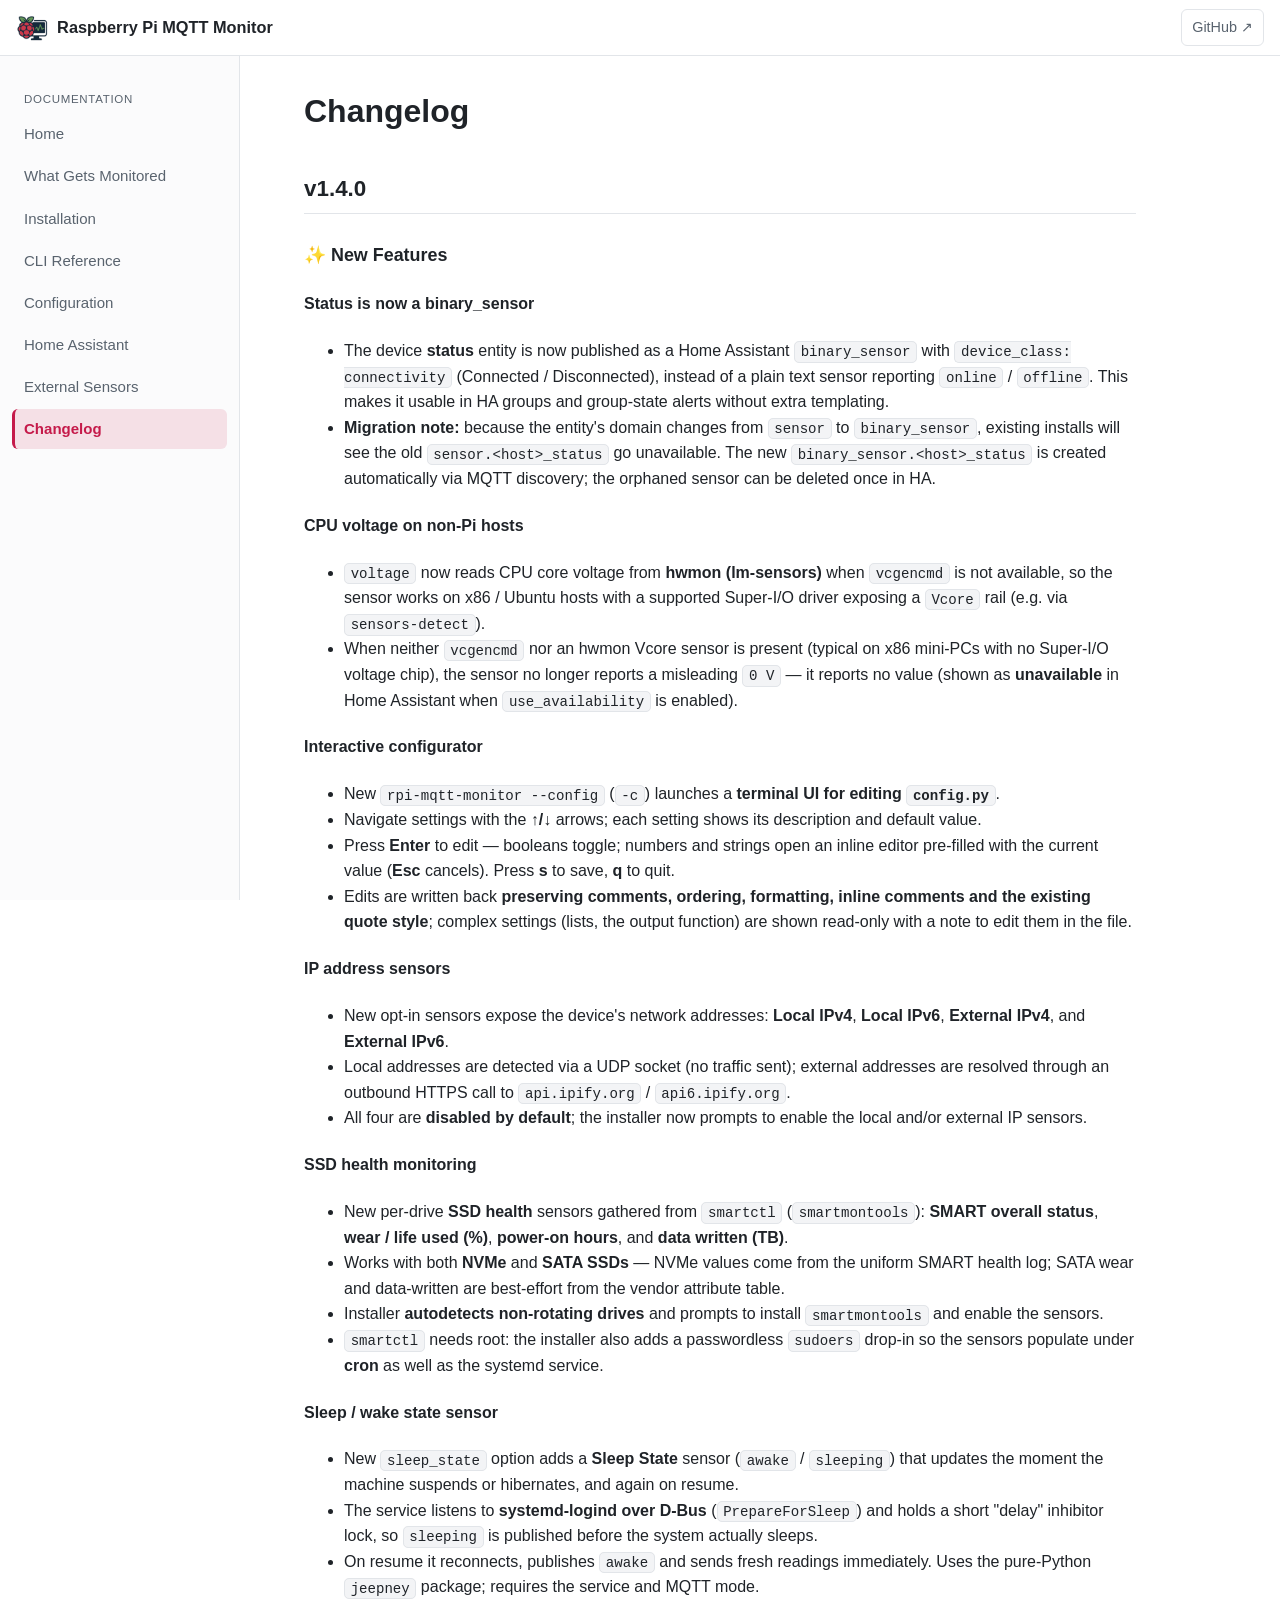
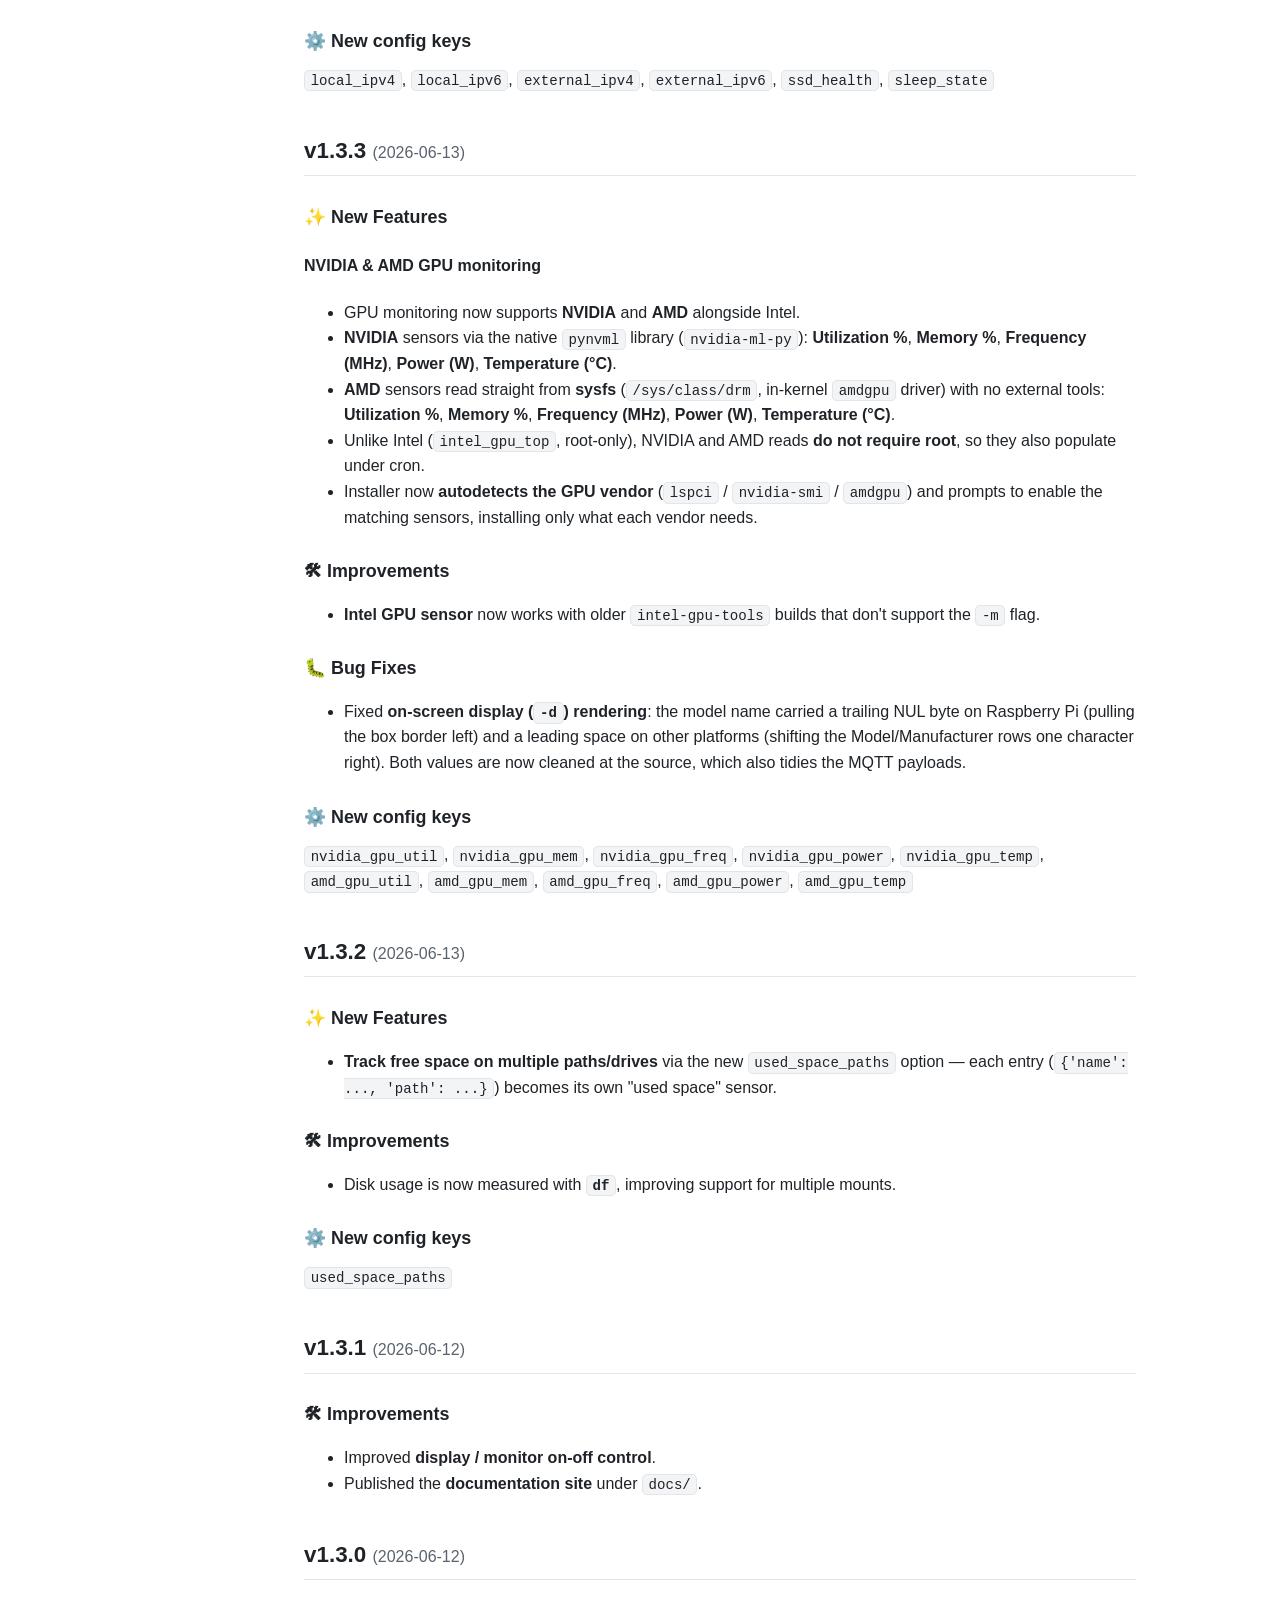
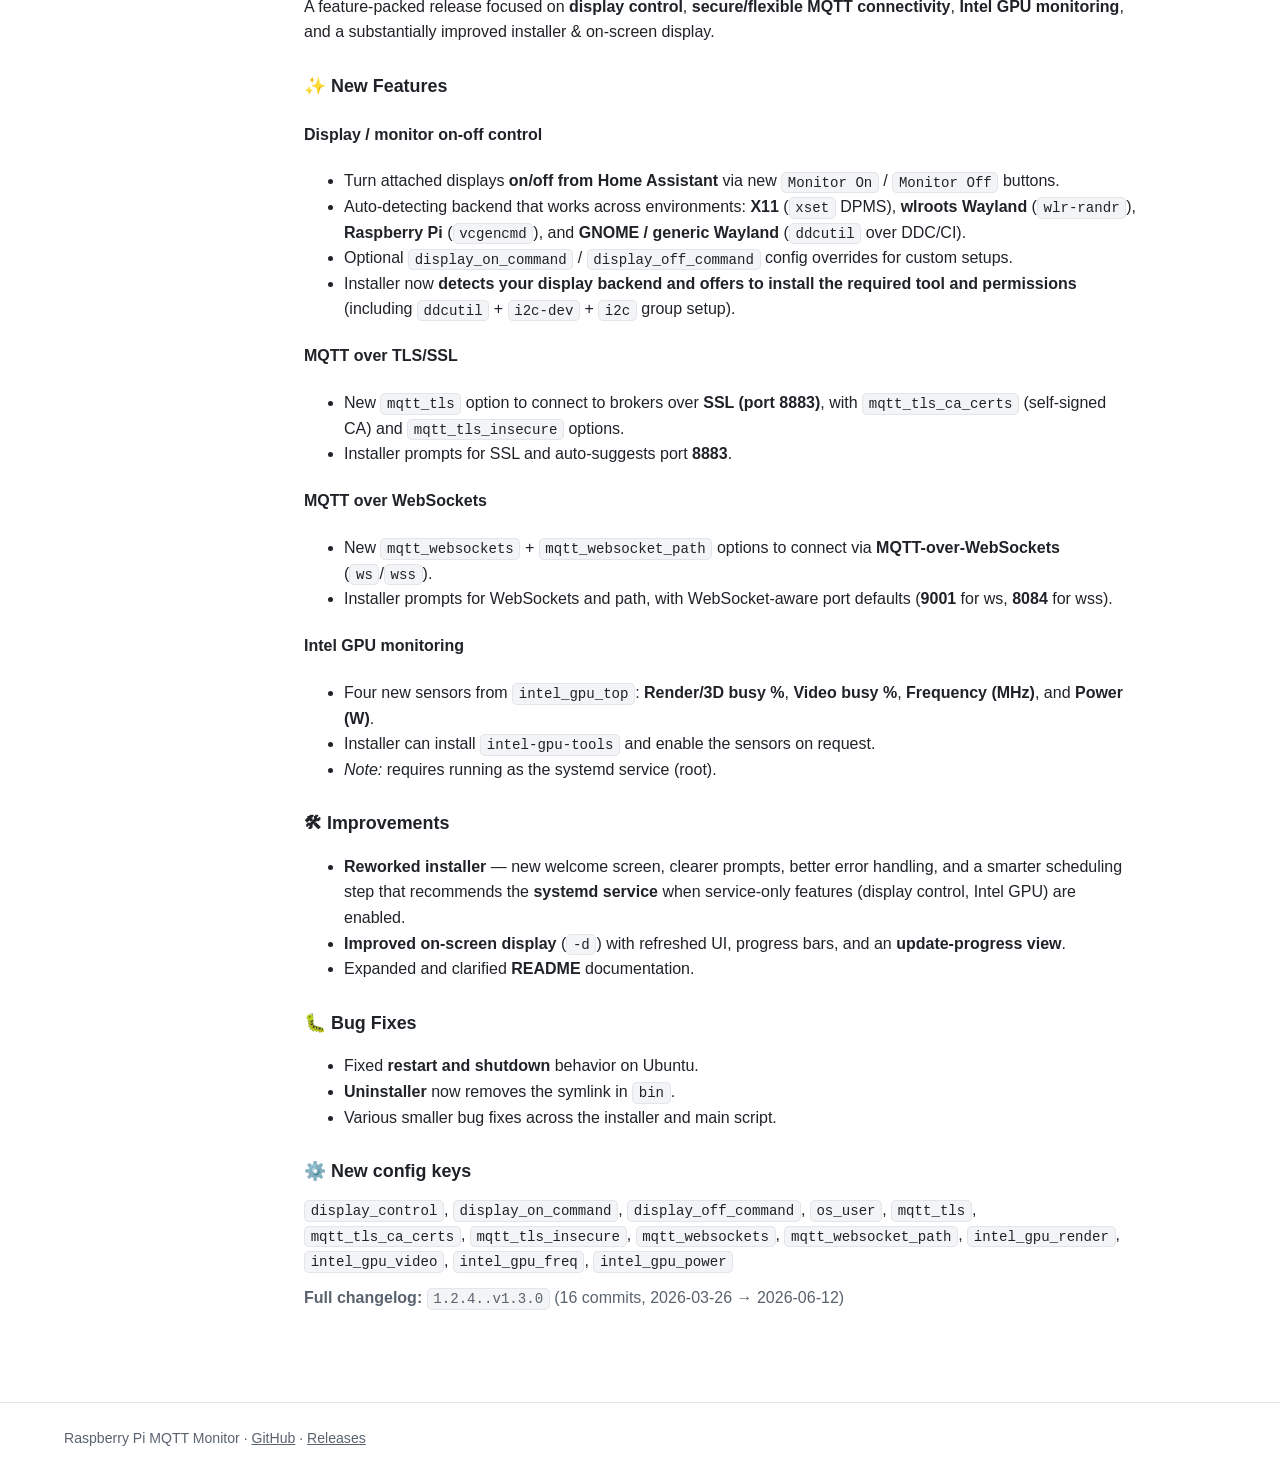
<file: docs/changelog.html>
<!DOCTYPE html>
<html lang="en">
<head>
  <meta charset="UTF-8" />
  <meta name="viewport" content="width=device-width, initial-scale=1.0" />
  <title>Changelog · Raspberry Pi MQTT Monitor</title>
  <link rel="icon" type="image/png" href="images/logo_small.png" />
  <link rel="stylesheet" href="assets/styles.css" />
  <script src="assets/nav.js" defer></script>
  <script defer src="https://m.masoko.net/core-util" data-website-id="cea85e2c-c730-4118-afeb-ab506840b885"></script>
</head>
<body>
  <header class="site-header">
    <button class="hamburger" aria-label="Toggle navigation">☰</button>
    <a class="brand" href="index.html"><img class="brand-logo" src="images/logo_small.png" alt="" /> Raspberry Pi MQTT Monitor</a>
    <span class="spacer"></span>
    <a class="gh" href="https://github.com/hjelev/rpi-mqtt-monitor" target="_blank" rel="noopener">GitHub ↗</a>
  </header>

  <div class="layout">
    <aside class="sidebar">
      <nav>
        <div class="nav-title">Documentation</div>
        <a href="index.html">Home</a>
        <a href="monitoring.html">What Gets Monitored</a>
        <a href="installation.html">Installation</a>
        <a href="cli.html">CLI Reference</a>
        <a href="configuration.html">Configuration</a>
        <a href="home-assistant.html">Home Assistant</a>
        <a href="external-sensors.html">External Sensors</a>
        <a href="changelog.html" class="active">Changelog</a>
      </nav>
    </aside>
    <div class="backdrop"></div>

    <main class="content">
      <h1>Changelog</h1>

      <h2>v1.4.0</h2>

      <h3>✨ New Features</h3>

      <h4>Status is now a binary_sensor</h4>
      <ul>
        <li>The device <strong>status</strong> entity is now published as a Home Assistant
          <code>binary_sensor</code> with <code>device_class: connectivity</code>
          (Connected / Disconnected), instead of a plain text sensor reporting
          <code>online</code> / <code>offline</code>. This makes it usable in HA groups and
          group-state alerts without extra templating.</li>
        <li><strong>Migration note:</strong> because the entity's domain changes from
          <code>sensor</code> to <code>binary_sensor</code>, existing installs will see the old
          <code>sensor.&lt;host&gt;_status</code> go unavailable. The new
          <code>binary_sensor.&lt;host&gt;_status</code> is created automatically via MQTT
          discovery; the orphaned sensor can be deleted once in HA.</li>
      </ul>

      <h4>CPU voltage on non-Pi hosts</h4>
      <ul>
        <li><code>voltage</code> now reads CPU core voltage from <strong>hwmon (lm-sensors)</strong> when
          <code>vcgencmd</code> is not available, so the sensor works on x86 / Ubuntu hosts with a
          supported Super-I/O driver exposing a <code>Vcore</code> rail (e.g. via
          <code>sensors-detect</code>).</li>
        <li>When neither <code>vcgencmd</code> nor an hwmon Vcore sensor is present (typical on x86
          mini-PCs with no Super-I/O voltage chip), the sensor no longer reports a misleading
          <code>0 V</code> — it reports no value (shown as <strong>unavailable</strong> in Home
          Assistant when <code>use_availability</code> is enabled).</li>
      </ul>

      <h4>Interactive configurator</h4>
      <ul>
        <li>New <code>rpi-mqtt-monitor --config</code> (<code>-c</code>) launches a
          <strong>terminal UI for editing <code>config.py</code></strong>.</li>
        <li>Navigate settings with the <strong>↑/↓</strong> arrows; each setting shows its description
          and default value.</li>
        <li>Press <strong>Enter</strong> to edit — booleans toggle; numbers and strings open an inline
          editor pre-filled with the current value (<strong>Esc</strong> cancels). Press
          <strong>s</strong> to save, <strong>q</strong> to quit.</li>
        <li>Edits are written back <strong>preserving comments, ordering, formatting, inline comments
          and the existing quote style</strong>; complex settings (lists, the output function) are
          shown read-only with a note to edit them in the file.</li>
      </ul>

      <h4>IP address sensors</h4>
      <ul>
        <li>New opt-in sensors expose the device's network addresses: <strong>Local IPv4</strong>,
          <strong>Local IPv6</strong>, <strong>External IPv4</strong>, and <strong>External IPv6</strong>.</li>
        <li>Local addresses are detected via a UDP socket (no traffic sent); external addresses are
          resolved through an outbound HTTPS call to <code>api.ipify.org</code> / <code>api6.ipify.org</code>.</li>
        <li>All four are <strong>disabled by default</strong>; the installer now prompts to enable the
          local and/or external IP sensors.</li>
      </ul>

      <h4>SSD health monitoring</h4>
      <ul>
        <li>New per-drive <strong>SSD health</strong> sensors gathered from <code>smartctl</code>
          (<code>smartmontools</code>): <strong>SMART overall status</strong>,
          <strong>wear / life used (%)</strong>, <strong>power-on hours</strong>, and
          <strong>data written (TB)</strong>.</li>
        <li>Works with both <strong>NVMe</strong> and <strong>SATA SSDs</strong> — NVMe values come from
          the uniform SMART health log; SATA wear and data-written are best-effort from the vendor
          attribute table.</li>
        <li>Installer <strong>autodetects non-rotating drives</strong> and prompts to install
          <code>smartmontools</code> and enable the sensors.</li>
        <li><code>smartctl</code> needs root: the installer also adds a passwordless
          <code>sudoers</code> drop-in so the sensors populate under <strong>cron</strong> as well as
          the systemd service.</li>
      </ul>

      <h4>Sleep / wake state sensor</h4>
      <ul>
        <li>New <code>sleep_state</code> option adds a <strong>Sleep State</strong> sensor
          (<code>awake</code> / <code>sleeping</code>) that updates the moment the machine suspends
          or hibernates, and again on resume.</li>
        <li>The service listens to <strong>systemd-logind over D-Bus</strong>
          (<code>PrepareForSleep</code>) and holds a short "delay" inhibitor lock, so
          <code>sleeping</code> is published before the system actually sleeps.</li>
        <li>On resume it reconnects, publishes <code>awake</code> and sends fresh readings
          immediately. Uses the pure-Python <code>jeepney</code> package; requires the service
          and MQTT mode.</li>
      </ul>

      <h3>⚙️ New config keys</h3>
      <p><code>local_ipv4</code>, <code>local_ipv6</code>, <code>external_ipv4</code>,
        <code>external_ipv6</code>, <code>ssd_health</code>, <code>sleep_state</code></p>

      <h2>v1.3.3 <span style="font-weight:400;color:var(--text-soft);font-size:1rem">(2026-06-13)</span></h2>

      <h3>✨ New Features</h3>

      <h4>NVIDIA &amp; AMD GPU monitoring</h4>
      <ul>
        <li>GPU monitoring now supports <strong>NVIDIA</strong> and <strong>AMD</strong> alongside Intel.</li>
        <li><strong>NVIDIA</strong> sensors via the native <code>pynvml</code> library
          (<code>nvidia-ml-py</code>): <strong>Utilization %</strong>, <strong>Memory %</strong>,
          <strong>Frequency (MHz)</strong>, <strong>Power (W)</strong>, <strong>Temperature (°C)</strong>.</li>
        <li><strong>AMD</strong> sensors read straight from <strong>sysfs</strong>
          (<code>/sys/class/drm</code>, in-kernel <code>amdgpu</code> driver) with no external tools:
          <strong>Utilization %</strong>, <strong>Memory %</strong>, <strong>Frequency (MHz)</strong>,
          <strong>Power (W)</strong>, <strong>Temperature (°C)</strong>.</li>
        <li>Unlike Intel (<code>intel_gpu_top</code>, root-only), NVIDIA and AMD reads
          <strong>do not require root</strong>, so they also populate under cron.</li>
        <li>Installer now <strong>autodetects the GPU vendor</strong>
          (<code>lspci</code> / <code>nvidia-smi</code> / <code>amdgpu</code>) and prompts to enable the
          matching sensors, installing only what each vendor needs.</li>
      </ul>

      <h3>🛠 Improvements</h3>
      <ul>
        <li><strong>Intel GPU sensor</strong> now works with older <code>intel-gpu-tools</code> builds
          that don't support the <code>-m</code> flag.</li>
      </ul>

      <h3>🐛 Bug Fixes</h3>
      <ul>
        <li>Fixed <strong>on-screen display (<code>-d</code>) rendering</strong>: the model name carried
          a trailing NUL byte on Raspberry Pi (pulling the box border left) and a leading space on other
          platforms (shifting the Model/Manufacturer rows one character right). Both values are now
          cleaned at the source, which also tidies the MQTT payloads.</li>
      </ul>

      <h3>⚙️ New config keys</h3>
      <p><code>nvidia_gpu_util</code>, <code>nvidia_gpu_mem</code>, <code>nvidia_gpu_freq</code>,
        <code>nvidia_gpu_power</code>, <code>nvidia_gpu_temp</code>, <code>amd_gpu_util</code>,
        <code>amd_gpu_mem</code>, <code>amd_gpu_freq</code>, <code>amd_gpu_power</code>,
        <code>amd_gpu_temp</code></p>

      <h2>v1.3.2 <span style="font-weight:400;color:var(--text-soft);font-size:1rem">(2026-06-13)</span></h2>

      <h3>✨ New Features</h3>
      <ul>
        <li><strong>Track free space on multiple paths/drives</strong> via the new
          <code>used_space_paths</code> option — each entry
          (<code>{'name': ..., 'path': ...}</code>) becomes its own "used space" sensor.</li>
      </ul>

      <h3>🛠 Improvements</h3>
      <ul>
        <li>Disk usage is now measured with <strong><code>df</code></strong>, improving support for
          multiple mounts.</li>
      </ul>

      <h3>⚙️ New config keys</h3>
      <p><code>used_space_paths</code></p>

      <h2>v1.3.1 <span style="font-weight:400;color:var(--text-soft);font-size:1rem">(2026-06-12)</span></h2>

      <h3>🛠 Improvements</h3>
      <ul>
        <li>Improved <strong>display / monitor on-off control</strong>.</li>
        <li>Published the <strong>documentation site</strong> under <code>docs/</code>.</li>
      </ul>

      <h2>v1.3.0 <span style="font-weight:400;color:var(--text-soft);font-size:1rem">(2026-06-12)</span></h2>
      <p>A feature-packed release focused on <strong>display control</strong>, <strong>secure/flexible
        MQTT connectivity</strong>, <strong>Intel GPU monitoring</strong>, and a substantially
        improved installer &amp; on-screen display.</p>

      <h3>✨ New Features</h3>

      <h4>Display / monitor on-off control</h4>
      <ul>
        <li>Turn attached displays <strong>on/off from Home Assistant</strong> via new
          <code>Monitor On</code> / <code>Monitor Off</code> buttons.</li>
        <li>Auto-detecting backend that works across environments: <strong>X11</strong>
          (<code>xset</code> DPMS), <strong>wlroots Wayland</strong> (<code>wlr-randr</code>),
          <strong>Raspberry Pi</strong> (<code>vcgencmd</code>), and
          <strong>GNOME / generic Wayland</strong> (<code>ddcutil</code> over DDC/CI).</li>
        <li>Optional <code>display_on_command</code> / <code>display_off_command</code> config
          overrides for custom setups.</li>
        <li>Installer now <strong>detects your display backend and offers to install the required
          tool and permissions</strong> (including <code>ddcutil</code> + <code>i2c-dev</code> +
          <code>i2c</code> group setup).</li>
      </ul>

      <h4>MQTT over TLS/SSL</h4>
      <ul>
        <li>New <code>mqtt_tls</code> option to connect to brokers over <strong>SSL (port 8883)</strong>,
          with <code>mqtt_tls_ca_certs</code> (self-signed CA) and <code>mqtt_tls_insecure</code> options.</li>
        <li>Installer prompts for SSL and auto-suggests port <strong>8883</strong>.</li>
      </ul>

      <h4>MQTT over WebSockets</h4>
      <ul>
        <li>New <code>mqtt_websockets</code> + <code>mqtt_websocket_path</code> options to connect via
          <strong>MQTT-over-WebSockets</strong> (<code>ws</code>/<code>wss</code>).</li>
        <li>Installer prompts for WebSockets and path, with WebSocket-aware port defaults
          (<strong>9001</strong> for ws, <strong>8084</strong> for wss).</li>
      </ul>

      <h4>Intel GPU monitoring</h4>
      <ul>
        <li>Four new sensors from <code>intel_gpu_top</code>: <strong>Render/3D busy %</strong>,
          <strong>Video busy %</strong>, <strong>Frequency (MHz)</strong>, and <strong>Power (W)</strong>.</li>
        <li>Installer can install <code>intel-gpu-tools</code> and enable the sensors on request.</li>
        <li><em>Note:</em> requires running as the systemd service (root).</li>
      </ul>

      <h3>🛠 Improvements</h3>
      <ul>
        <li><strong>Reworked installer</strong> — new welcome screen, clearer prompts, better error
          handling, and a smarter scheduling step that recommends the <strong>systemd service</strong>
          when service-only features (display control, Intel GPU) are enabled.</li>
        <li><strong>Improved on-screen display</strong> (<code>-d</code>) with refreshed UI, progress
          bars, and an <strong>update-progress view</strong>.</li>
        <li>Expanded and clarified <strong>README</strong> documentation.</li>
      </ul>

      <h3>🐛 Bug Fixes</h3>
      <ul>
        <li>Fixed <strong>restart and shutdown</strong> behavior on Ubuntu.</li>
        <li><strong>Uninstaller</strong> now removes the symlink in <code>bin</code>.</li>
        <li>Various smaller bug fixes across the installer and main script.</li>
      </ul>

      <h3>⚙️ New config keys</h3>
      <p><code>display_control</code>, <code>display_on_command</code>, <code>display_off_command</code>,
        <code>os_user</code>, <code>mqtt_tls</code>, <code>mqtt_tls_ca_certs</code>,
        <code>mqtt_tls_insecure</code>, <code>mqtt_websockets</code>, <code>mqtt_websocket_path</code>,
        <code>intel_gpu_render</code>, <code>intel_gpu_video</code>, <code>intel_gpu_freq</code>,
        <code>intel_gpu_power</code></p>

      <p style="color:var(--text-soft)"><strong>Full changelog:</strong>
        <code>1.2.4..v1.3.0</code> (16 commits, 2026-03-26 → 2026-06-12)</p>
    </main>
  </div>

  <footer class="site-footer">
    Raspberry Pi MQTT Monitor ·
    <a href="https://github.com/hjelev/rpi-mqtt-monitor" target="_blank" rel="noopener">GitHub</a> ·
    <a href="https://github.com/hjelev/rpi-mqtt-monitor/releases" target="_blank" rel="noopener">Releases</a>
  </footer>
</body>
</html>
</file>
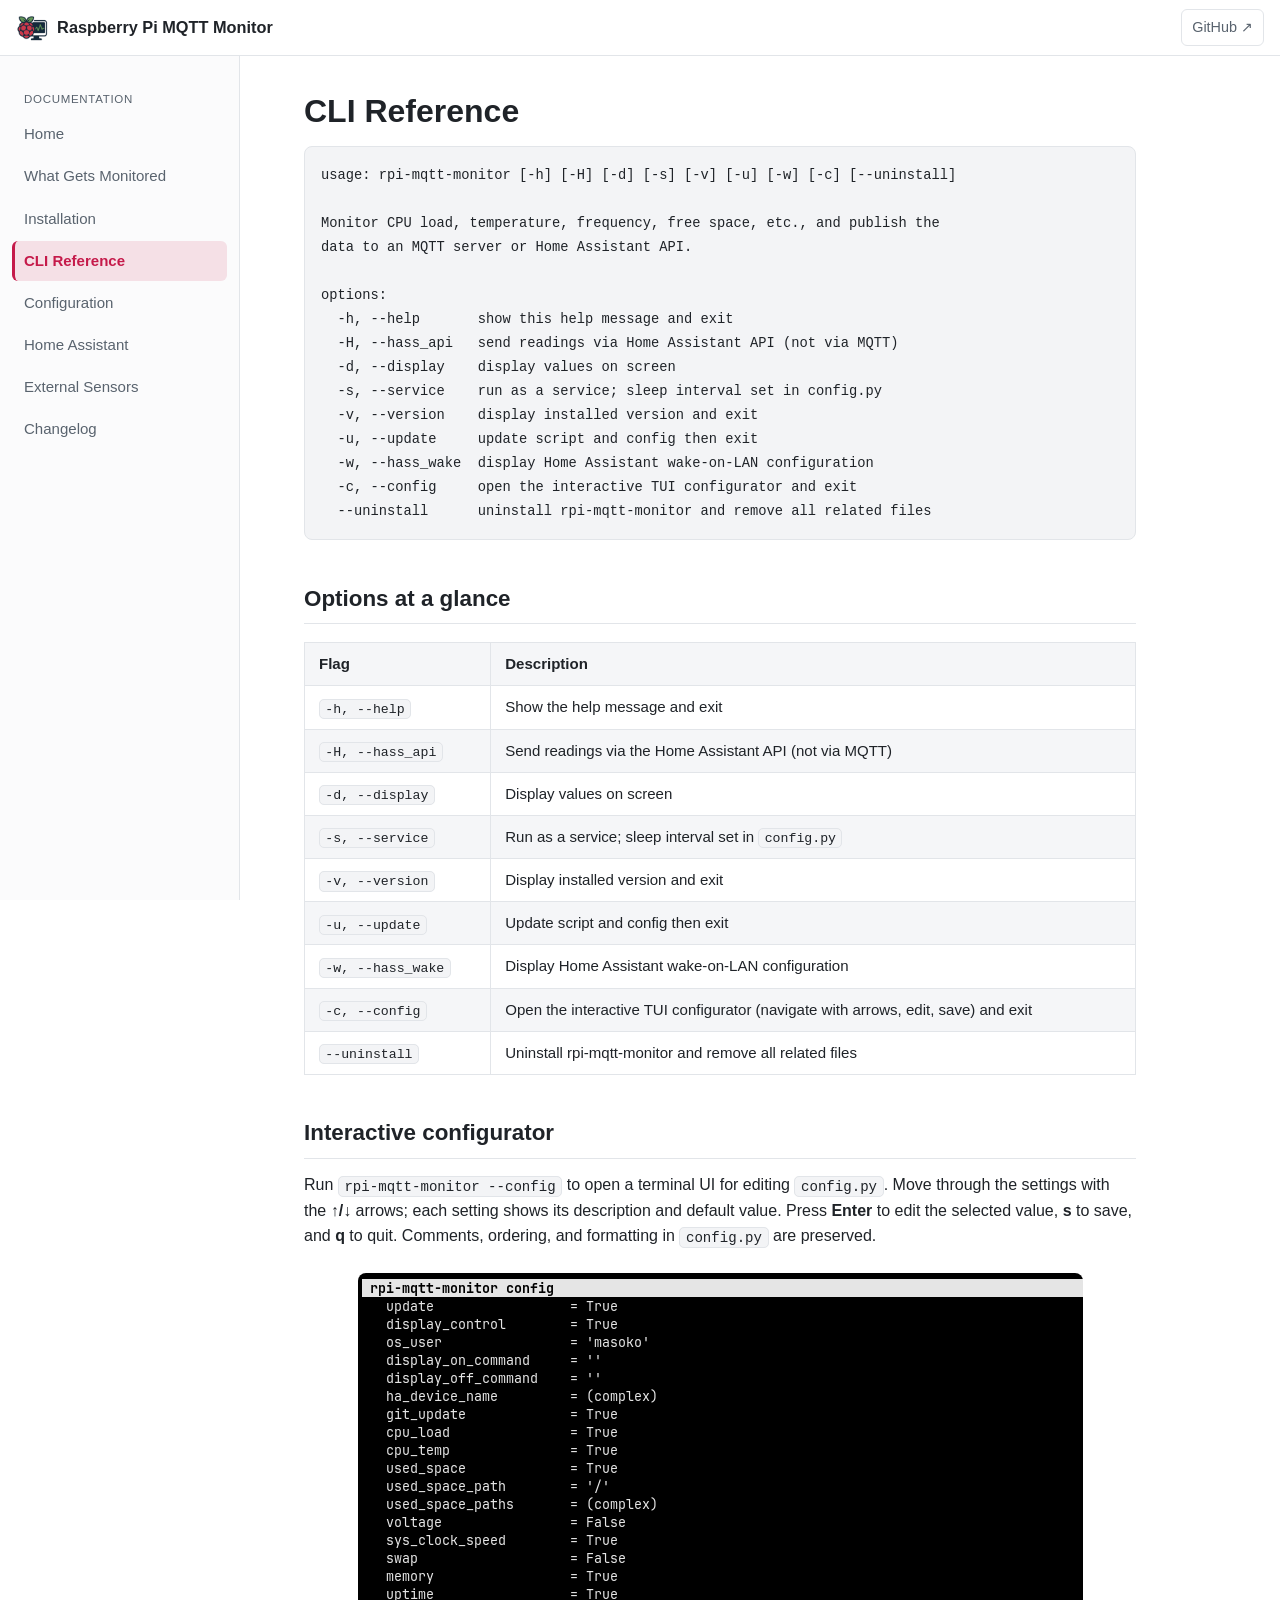
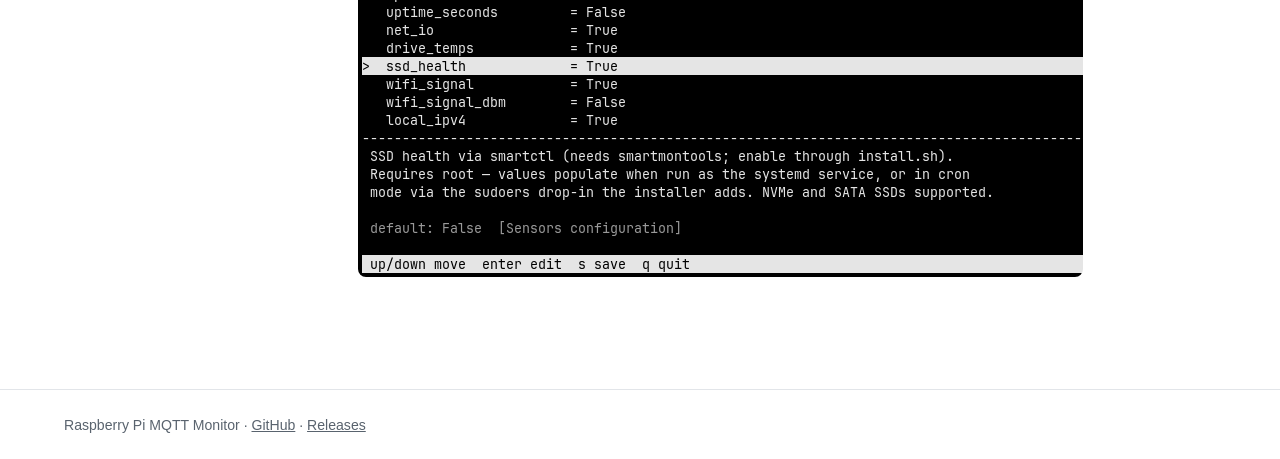
<file: docs/cli.html>
<!DOCTYPE html>
<html lang="en">
<head>
  <meta charset="UTF-8" />
  <meta name="viewport" content="width=device-width, initial-scale=1.0" />
  <title>CLI Reference · Raspberry Pi MQTT Monitor</title>
  <link rel="icon" type="image/png" href="images/logo_small.png" />
  <link rel="stylesheet" href="assets/styles.css" />
  <script src="assets/nav.js" defer></script>
  <script defer src="https://m.masoko.net/core-util" data-website-id="cea85e2c-c730-4118-afeb-ab506840b885"></script>
</head>
<body>
  <header class="site-header">
    <button class="hamburger" aria-label="Toggle navigation">☰</button>
    <a class="brand" href="index.html"><img class="brand-logo" src="images/logo_small.png" alt="" /> Raspberry Pi MQTT Monitor</a>
    <span class="spacer"></span>
    <a class="gh" href="https://github.com/hjelev/rpi-mqtt-monitor" target="_blank" rel="noopener">GitHub ↗</a>
  </header>

  <div class="layout">
    <aside class="sidebar">
      <nav>
        <div class="nav-title">Documentation</div>
        <a href="index.html">Home</a>
        <a href="monitoring.html">What Gets Monitored</a>
        <a href="installation.html">Installation</a>
        <a href="cli.html" class="active">CLI Reference</a>
        <a href="configuration.html">Configuration</a>
        <a href="home-assistant.html">Home Assistant</a>
        <a href="external-sensors.html">External Sensors</a>
        <a href="changelog.html">Changelog</a>
      </nav>
    </aside>
    <div class="backdrop"></div>

    <main class="content">
      <h1>CLI Reference</h1>
      <pre><code>usage: rpi-mqtt-monitor [-h] [-H] [-d] [-s] [-v] [-u] [-w] [-c] [--uninstall]

Monitor CPU load, temperature, frequency, free space, etc., and publish the
data to an MQTT server or Home Assistant API.

options:
  -h, --help       show this help message and exit
  -H, --hass_api   send readings via Home Assistant API (not via MQTT)
  -d, --display    display values on screen
  -s, --service    run as a service; sleep interval set in config.py
  -v, --version    display installed version and exit
  -u, --update     update script and config then exit
  -w, --hass_wake  display Home Assistant wake-on-LAN configuration
  -c, --config     open the interactive TUI configurator and exit
  --uninstall      uninstall rpi-mqtt-monitor and remove all related files</code></pre>

      <h2>Options at a glance</h2>
      <table>
        <thead><tr><th>Flag</th><th>Description</th></tr></thead>
        <tbody>
          <tr><td><code>-h, --help</code></td><td>Show the help message and exit</td></tr>
          <tr><td><code>-H, --hass_api</code></td><td>Send readings via the Home Assistant API (not via MQTT)</td></tr>
          <tr><td><code>-d, --display</code></td><td>Display values on screen</td></tr>
          <tr><td><code>-s, --service</code></td><td>Run as a service; sleep interval set in <code>config.py</code></td></tr>
          <tr><td><code>-v, --version</code></td><td>Display installed version and exit</td></tr>
          <tr><td><code>-u, --update</code></td><td>Update script and config then exit</td></tr>
          <tr><td><code>-w, --hass_wake</code></td><td>Display Home Assistant wake-on-LAN configuration</td></tr>
          <tr><td><code>-c, --config</code></td><td>Open the interactive TUI configurator (navigate with arrows, edit, save) and exit</td></tr>
          <tr><td><code>--uninstall</code></td><td>Uninstall rpi-mqtt-monitor and remove all related files</td></tr>
        </tbody>
      </table>

      <h2>Interactive configurator</h2>
      <p>Run <code>rpi-mqtt-monitor --config</code> to open a terminal UI for editing <code>config.py</code>.
        Move through the settings with the <strong>↑/↓</strong> arrows; each setting shows its description and
        default value. Press <strong>Enter</strong> to edit the selected value, <strong>s</strong> to save,
        and <strong>q</strong> to quit. Comments, ordering, and formatting in <code>config.py</code> are preserved.</p>
      <figure>
        <img src="images/configurator.png" alt="Interactive TUI configurator" />
      </figure>
    </main>
  </div>

  <footer class="site-footer">
    Raspberry Pi MQTT Monitor ·
    <a href="https://github.com/hjelev/rpi-mqtt-monitor" target="_blank" rel="noopener">GitHub</a> ·
    <a href="https://github.com/hjelev/rpi-mqtt-monitor/releases" target="_blank" rel="noopener">Releases</a>
  </footer>
</body>
</html>
</file>
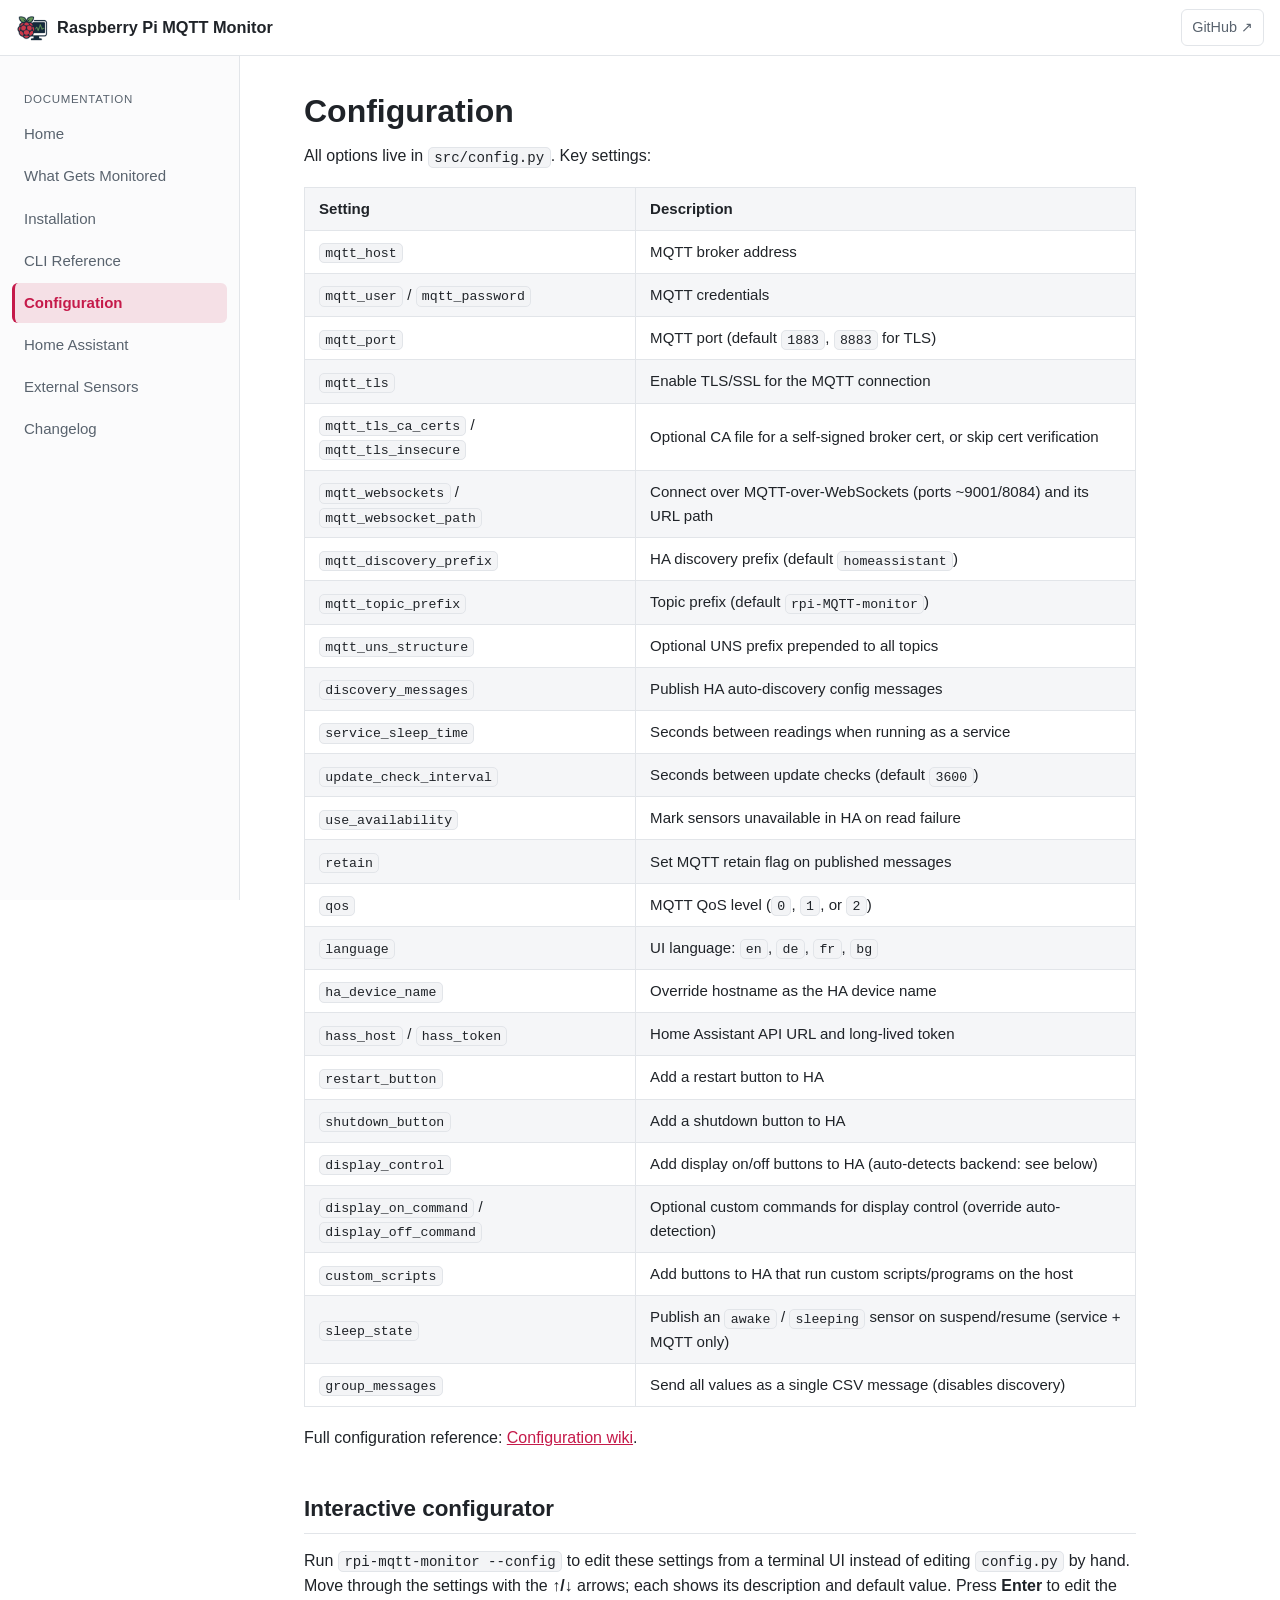
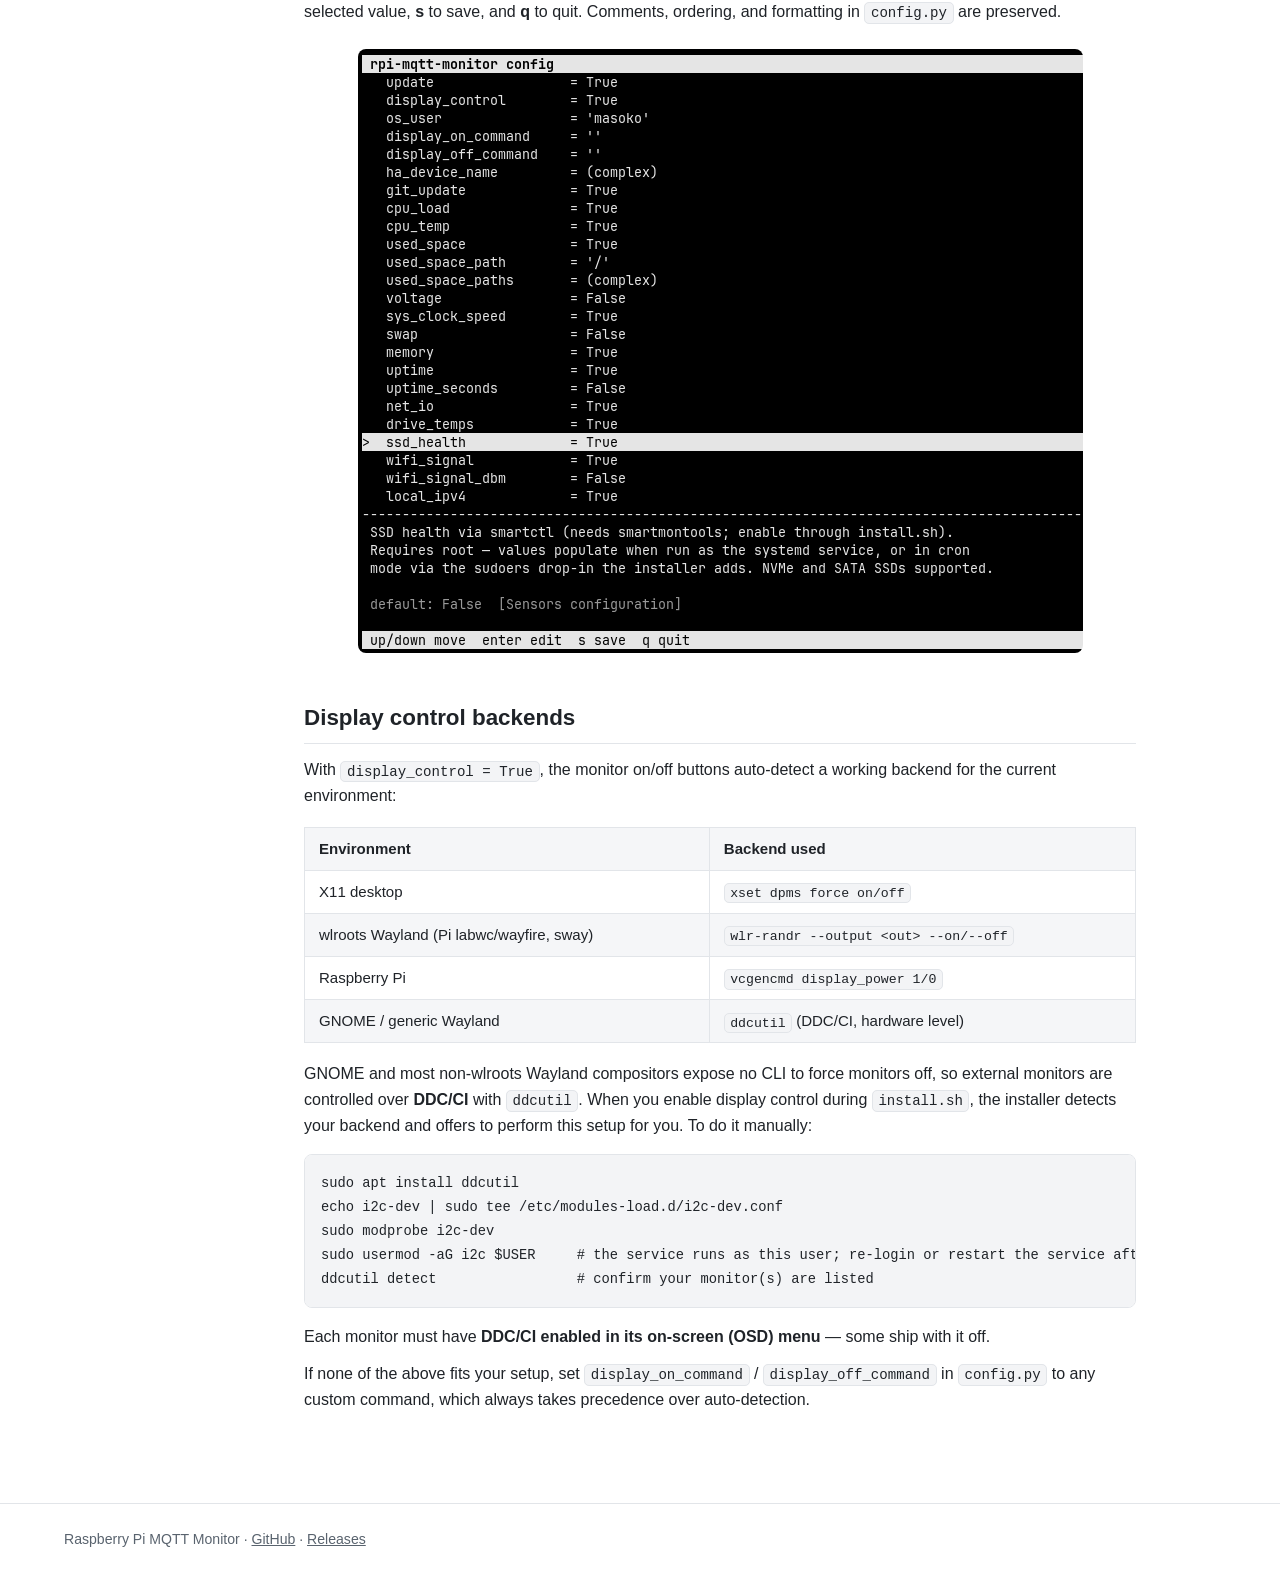
<file: docs/configuration.html>
<!DOCTYPE html>
<html lang="en">
<head>
  <meta charset="UTF-8" />
  <meta name="viewport" content="width=device-width, initial-scale=1.0" />
  <title>Configuration · Raspberry Pi MQTT Monitor</title>
  <link rel="icon" type="image/png" href="images/logo_small.png" />
  <link rel="stylesheet" href="assets/styles.css" />
  <script src="assets/nav.js" defer></script>
  <script defer src="https://m.masoko.net/core-util" data-website-id="cea85e2c-c730-4118-afeb-ab506840b885"></script>
</head>
<body>
  <header class="site-header">
    <button class="hamburger" aria-label="Toggle navigation">☰</button>
    <a class="brand" href="index.html"><img class="brand-logo" src="images/logo_small.png" alt="" /> Raspberry Pi MQTT Monitor</a>
    <span class="spacer"></span>
    <a class="gh" href="https://github.com/hjelev/rpi-mqtt-monitor" target="_blank" rel="noopener">GitHub ↗</a>
  </header>

  <div class="layout">
    <aside class="sidebar">
      <nav>
        <div class="nav-title">Documentation</div>
        <a href="index.html">Home</a>
        <a href="monitoring.html">What Gets Monitored</a>
        <a href="installation.html">Installation</a>
        <a href="cli.html">CLI Reference</a>
        <a href="configuration.html" class="active">Configuration</a>
        <a href="home-assistant.html">Home Assistant</a>
        <a href="external-sensors.html">External Sensors</a>
        <a href="changelog.html">Changelog</a>
      </nav>
    </aside>
    <div class="backdrop"></div>

    <main class="content">
      <h1>Configuration</h1>
      <p>All options live in <code>src/config.py</code>. Key settings:</p>

      <table>
        <thead><tr><th>Setting</th><th>Description</th></tr></thead>
        <tbody>
          <tr><td><code>mqtt_host</code></td><td>MQTT broker address</td></tr>
          <tr><td><code>mqtt_user</code> / <code>mqtt_password</code></td><td>MQTT credentials</td></tr>
          <tr><td><code>mqtt_port</code></td><td>MQTT port (default <code>1883</code>, <code>8883</code> for TLS)</td></tr>
          <tr><td><code>mqtt_tls</code></td><td>Enable TLS/SSL for the MQTT connection</td></tr>
          <tr><td><code>mqtt_tls_ca_certs</code> / <code>mqtt_tls_insecure</code></td><td>Optional CA file for a self-signed broker cert, or skip cert verification</td></tr>
          <tr><td><code>mqtt_websockets</code> / <code>mqtt_websocket_path</code></td><td>Connect over MQTT-over-WebSockets (ports ~9001/8084) and its URL path</td></tr>
          <tr><td><code>mqtt_discovery_prefix</code></td><td>HA discovery prefix (default <code>homeassistant</code>)</td></tr>
          <tr><td><code>mqtt_topic_prefix</code></td><td>Topic prefix (default <code>rpi-MQTT-monitor</code>)</td></tr>
          <tr><td><code>mqtt_uns_structure</code></td><td>Optional UNS prefix prepended to all topics</td></tr>
          <tr><td><code>discovery_messages</code></td><td>Publish HA auto-discovery config messages</td></tr>
          <tr><td><code>service_sleep_time</code></td><td>Seconds between readings when running as a service</td></tr>
          <tr><td><code>update_check_interval</code></td><td>Seconds between update checks (default <code>3600</code>)</td></tr>
          <tr><td><code>use_availability</code></td><td>Mark sensors unavailable in HA on read failure</td></tr>
          <tr><td><code>retain</code></td><td>Set MQTT retain flag on published messages</td></tr>
          <tr><td><code>qos</code></td><td>MQTT QoS level (<code>0</code>, <code>1</code>, or <code>2</code>)</td></tr>
          <tr><td><code>language</code></td><td>UI language: <code>en</code>, <code>de</code>, <code>fr</code>, <code>bg</code></td></tr>
          <tr><td><code>ha_device_name</code></td><td>Override hostname as the HA device name</td></tr>
          <tr><td><code>hass_host</code> / <code>hass_token</code></td><td>Home Assistant API URL and long-lived token</td></tr>
          <tr><td><code>restart_button</code></td><td>Add a restart button to HA</td></tr>
          <tr><td><code>shutdown_button</code></td><td>Add a shutdown button to HA</td></tr>
          <tr><td><code>display_control</code></td><td>Add display on/off buttons to HA (auto-detects backend: see below)</td></tr>
          <tr><td><code>display_on_command</code> / <code>display_off_command</code></td><td>Optional custom commands for display control (override auto-detection)</td></tr>
          <tr><td><code>custom_scripts</code></td><td>Add buttons to HA that run custom scripts/programs on the host</td></tr>
          <tr><td><code>sleep_state</code></td><td>Publish an <code>awake</code> / <code>sleeping</code> sensor on suspend/resume (service + MQTT only)</td></tr>
          <tr><td><code>group_messages</code></td><td>Send all values as a single CSV message (disables discovery)</td></tr>
        </tbody>
      </table>

      <p>Full configuration reference:
        <a href="https://github.com/hjelev/rpi-mqtt-monitor/wiki/Configuration" target="_blank" rel="noopener">Configuration wiki</a>.</p>

      <h2>Interactive configurator</h2>
      <p>Run <code>rpi-mqtt-monitor --config</code> to edit these settings from a terminal UI instead of
        editing <code>config.py</code> by hand. Move through the settings with the <strong>↑/↓</strong>
        arrows; each shows its description and default value. Press <strong>Enter</strong> to edit the
        selected value, <strong>s</strong> to save, and <strong>q</strong> to quit. Comments, ordering,
        and formatting in <code>config.py</code> are preserved.</p>
      <figure>
        <img src="images/configurator.png" alt="Interactive TUI configurator" />
      </figure>

      <h2>Display control backends</h2>
      <p>With <code>display_control = True</code>, the monitor on/off buttons auto-detect a working
        backend for the current environment:</p>

      <table>
        <thead><tr><th>Environment</th><th>Backend used</th></tr></thead>
        <tbody>
          <tr><td>X11 desktop</td><td><code>xset dpms force on/off</code></td></tr>
          <tr><td>wlroots Wayland (Pi labwc/wayfire, sway)</td><td><code>wlr-randr --output &lt;out&gt; --on/--off</code></td></tr>
          <tr><td>Raspberry Pi</td><td><code>vcgencmd display_power 1/0</code></td></tr>
          <tr><td>GNOME / generic Wayland</td><td><code>ddcutil</code> (DDC/CI, hardware level)</td></tr>
        </tbody>
      </table>

      <p>GNOME and most non-wlroots Wayland compositors expose no CLI to force monitors off, so
        external monitors are controlled over <strong>DDC/CI</strong> with <code>ddcutil</code>. When
        you enable display control during <code>install.sh</code>, the installer detects your backend
        and offers to perform this setup for you. To do it manually:</p>

      <pre><code>sudo apt install ddcutil
echo i2c-dev | sudo tee /etc/modules-load.d/i2c-dev.conf
sudo modprobe i2c-dev
sudo usermod -aG i2c $USER     # the service runs as this user; re-login or restart the service afterwards
ddcutil detect                 # confirm your monitor(s) are listed</code></pre>

      <p>Each monitor must have <strong>DDC/CI enabled in its on-screen (OSD) menu</strong> — some
        ship with it off.</p>

      <p>If none of the above fits your setup, set <code>display_on_command</code> /
        <code>display_off_command</code> in <code>config.py</code> to any custom command, which always
        takes precedence over auto-detection.</p>
    </main>
  </div>

  <footer class="site-footer">
    Raspberry Pi MQTT Monitor ·
    <a href="https://github.com/hjelev/rpi-mqtt-monitor" target="_blank" rel="noopener">GitHub</a> ·
    <a href="https://github.com/hjelev/rpi-mqtt-monitor/releases" target="_blank" rel="noopener">Releases</a>
  </footer>
</body>
</html>
</file>
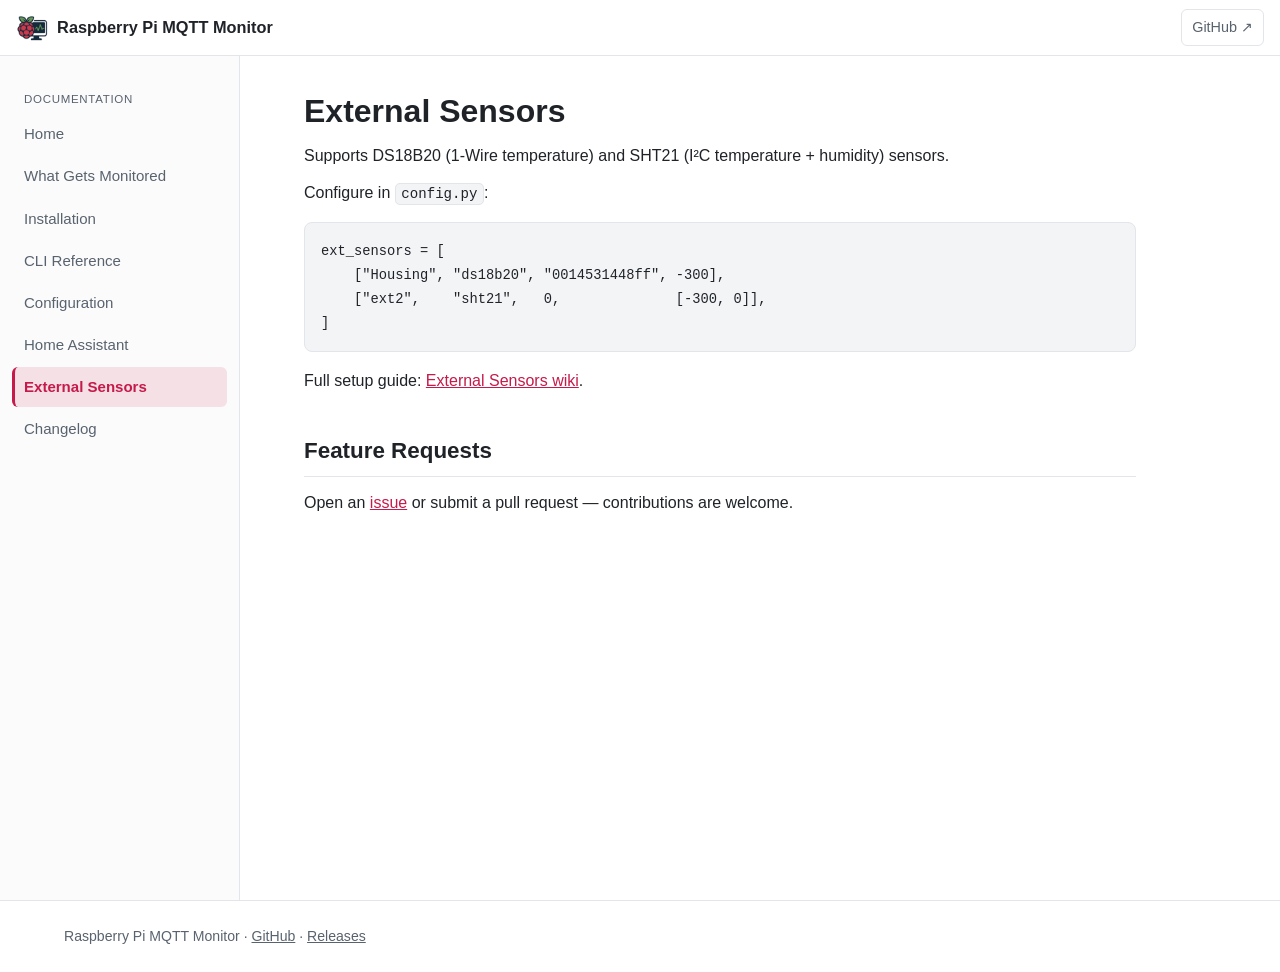
<file: docs/external-sensors.html>
<!DOCTYPE html>
<html lang="en">
<head>
  <meta charset="UTF-8" />
  <meta name="viewport" content="width=device-width, initial-scale=1.0" />
  <title>External Sensors · Raspberry Pi MQTT Monitor</title>
  <link rel="icon" type="image/png" href="images/logo_small.png" />
  <link rel="stylesheet" href="assets/styles.css" />
  <script src="assets/nav.js" defer></script>
  <script defer src="https://m.masoko.net/core-util" data-website-id="cea85e2c-c730-4118-afeb-ab506840b885"></script>
</head>
<body>
  <header class="site-header">
    <button class="hamburger" aria-label="Toggle navigation">☰</button>
    <a class="brand" href="index.html"><img class="brand-logo" src="images/logo_small.png" alt="" /> Raspberry Pi MQTT Monitor</a>
    <span class="spacer"></span>
    <a class="gh" href="https://github.com/hjelev/rpi-mqtt-monitor" target="_blank" rel="noopener">GitHub ↗</a>
  </header>

  <div class="layout">
    <aside class="sidebar">
      <nav>
        <div class="nav-title">Documentation</div>
        <a href="index.html">Home</a>
        <a href="monitoring.html">What Gets Monitored</a>
        <a href="installation.html">Installation</a>
        <a href="cli.html">CLI Reference</a>
        <a href="configuration.html">Configuration</a>
        <a href="home-assistant.html">Home Assistant</a>
        <a href="external-sensors.html" class="active">External Sensors</a>
        <a href="changelog.html">Changelog</a>
      </nav>
    </aside>
    <div class="backdrop"></div>

    <main class="content">
      <h1>External Sensors</h1>
      <p>Supports DS18B20 (1-Wire temperature) and SHT21 (I²C temperature + humidity) sensors.</p>

      <p>Configure in <code>config.py</code>:</p>
      <pre><code>ext_sensors = [
    ["Housing", "ds18b20", "0014531448ff", -300],
    ["ext2",    "sht21",   0,              [-300, 0]],
]</code></pre>

      <p>Full setup guide:
        <a href="https://github.com/hjelev/rpi-mqtt-monitor/wiki/External-Sensors" target="_blank" rel="noopener">External Sensors wiki</a>.</p>

      <h2>Feature Requests</h2>
      <p>Open an
        <a href="https://github.com/hjelev/rpi-mqtt-monitor/issues" target="_blank" rel="noopener">issue</a>
        or submit a pull request — contributions are welcome.</p>
    </main>
  </div>

  <footer class="site-footer">
    Raspberry Pi MQTT Monitor ·
    <a href="https://github.com/hjelev/rpi-mqtt-monitor" target="_blank" rel="noopener">GitHub</a> ·
    <a href="https://github.com/hjelev/rpi-mqtt-monitor/releases" target="_blank" rel="noopener">Releases</a>
  </footer>
</body>
</html>
</file>
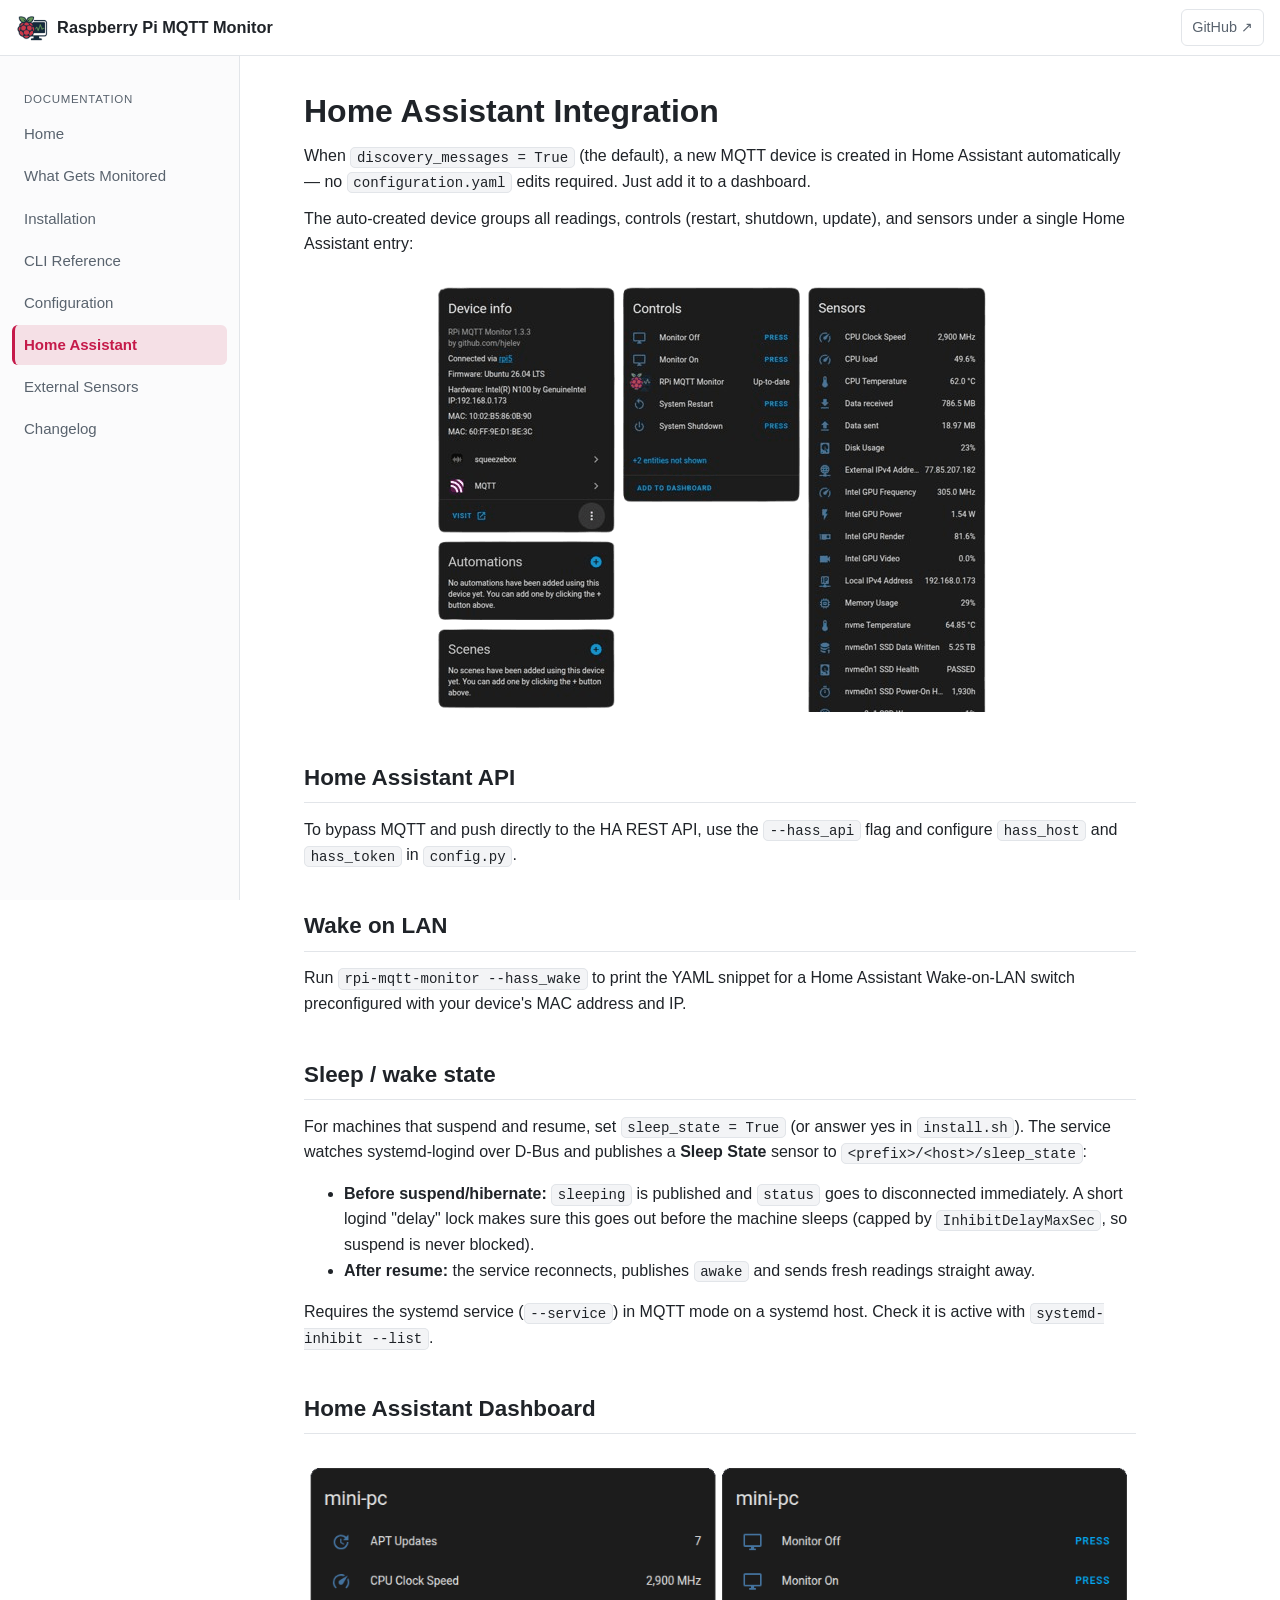
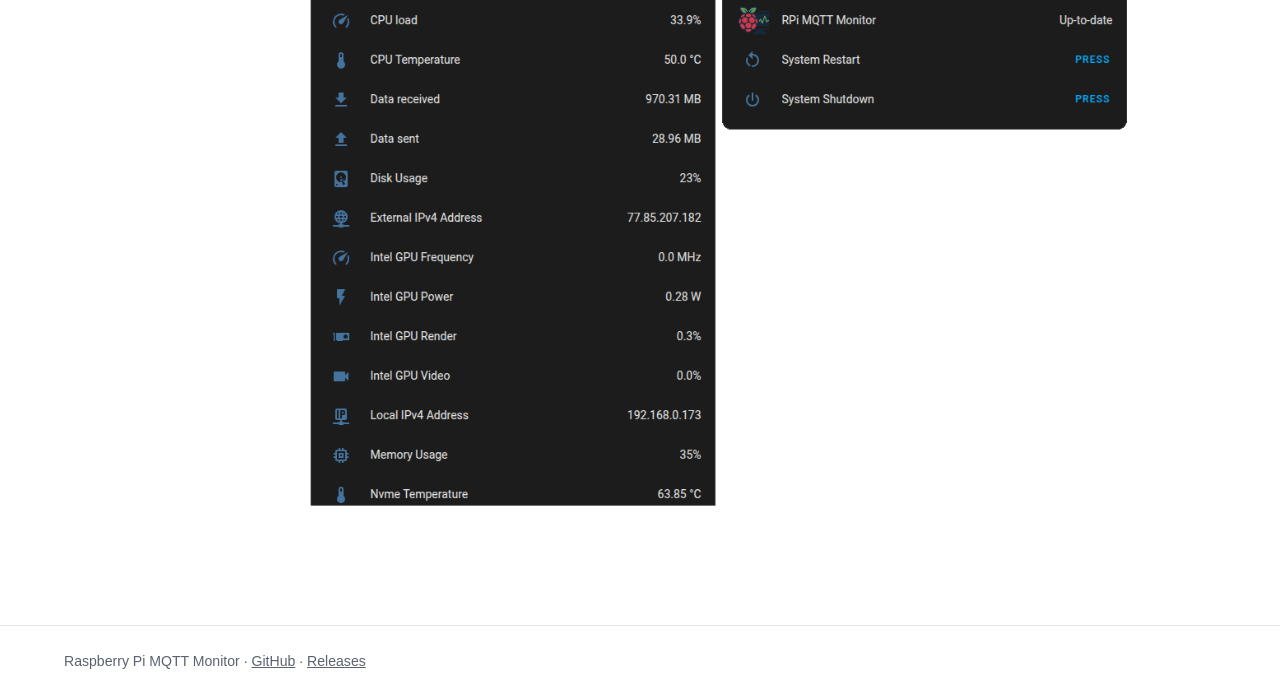
<file: docs/home-assistant.html>
<!DOCTYPE html>
<html lang="en">
<head>
  <meta charset="UTF-8" />
  <meta name="viewport" content="width=device-width, initial-scale=1.0" />
  <title>Home Assistant Integration · Raspberry Pi MQTT Monitor</title>
  <link rel="icon" type="image/png" href="images/logo_small.png" />
  <link rel="stylesheet" href="assets/styles.css" />
  <script src="assets/nav.js" defer></script>
  <script defer src="https://m.masoko.net/core-util" data-website-id="cea85e2c-c730-4118-afeb-ab506840b885"></script>
</head>
<body>
  <header class="site-header">
    <button class="hamburger" aria-label="Toggle navigation">☰</button>
    <a class="brand" href="index.html"><img class="brand-logo" src="images/logo_small.png" alt="" /> Raspberry Pi MQTT Monitor</a>
    <span class="spacer"></span>
    <a class="gh" href="https://github.com/hjelev/rpi-mqtt-monitor" target="_blank" rel="noopener">GitHub ↗</a>
  </header>

  <div class="layout">
    <aside class="sidebar">
      <nav>
        <div class="nav-title">Documentation</div>
        <a href="index.html">Home</a>
        <a href="monitoring.html">What Gets Monitored</a>
        <a href="installation.html">Installation</a>
        <a href="cli.html">CLI Reference</a>
        <a href="configuration.html">Configuration</a>
        <a href="home-assistant.html" class="active">Home Assistant</a>
        <a href="external-sensors.html">External Sensors</a>
        <a href="changelog.html">Changelog</a>
      </nav>
    </aside>
    <div class="backdrop"></div>

    <main class="content">
      <h1>Home Assistant Integration</h1>
      <p>When <code>discovery_messages = True</code> (the default), a new MQTT device is created in
        Home Assistant automatically — no <code>configuration.yaml</code> edits required. Just add it
        to a dashboard.</p>
      <p>The auto-created device groups all readings, controls (restart, shutdown, update), and sensors
        under a single Home Assistant entry:</p>
      <figure>
        <img src="images/hass-view.png" alt="Auto-created Home Assistant device" />
      </figure>

      <h2>Home Assistant API</h2>
      <p>To bypass MQTT and push directly to the HA REST API, use the <code>--hass_api</code> flag and
        configure <code>hass_host</code> and <code>hass_token</code> in <code>config.py</code>.</p>

      <h2>Wake on LAN</h2>
      <p>Run <code>rpi-mqtt-monitor --hass_wake</code> to print the YAML snippet for a Home Assistant
        Wake-on-LAN switch preconfigured with your device's MAC address and IP.</p>

      <h2>Sleep / wake state</h2>
      <p>For machines that suspend and resume, set <code>sleep_state = True</code> (or answer yes in
        <code>install.sh</code>). The service watches systemd-logind over D-Bus and publishes a
        <strong>Sleep State</strong> sensor to <code>&lt;prefix&gt;/&lt;host&gt;/sleep_state</code>:</p>
      <ul>
        <li><strong>Before suspend/hibernate:</strong> <code>sleeping</code> is published and
          <code>status</code> goes to disconnected immediately. A short logind "delay" lock makes sure
          this goes out before the machine sleeps (capped by <code>InhibitDelayMaxSec</code>, so
          suspend is never blocked).</li>
        <li><strong>After resume:</strong> the service reconnects, publishes <code>awake</code> and
          sends fresh readings straight away.</li>
      </ul>
      <p>Requires the systemd service (<code>--service</code>) in MQTT mode on a systemd host. Check it
        is active with <code>systemd-inhibit --list</code>.</p>

      <h2>Home Assistant Dashboard</h2>
      <figure>
        <img src="images/hass-dashboard.png" alt="Home Assistant dashboard" />
      </figure>
    </main>
  </div>

  <footer class="site-footer">
    Raspberry Pi MQTT Monitor ·
    <a href="https://github.com/hjelev/rpi-mqtt-monitor" target="_blank" rel="noopener">GitHub</a> ·
    <a href="https://github.com/hjelev/rpi-mqtt-monitor/releases" target="_blank" rel="noopener">Releases</a>
  </footer>
</body>
</html>
</file>
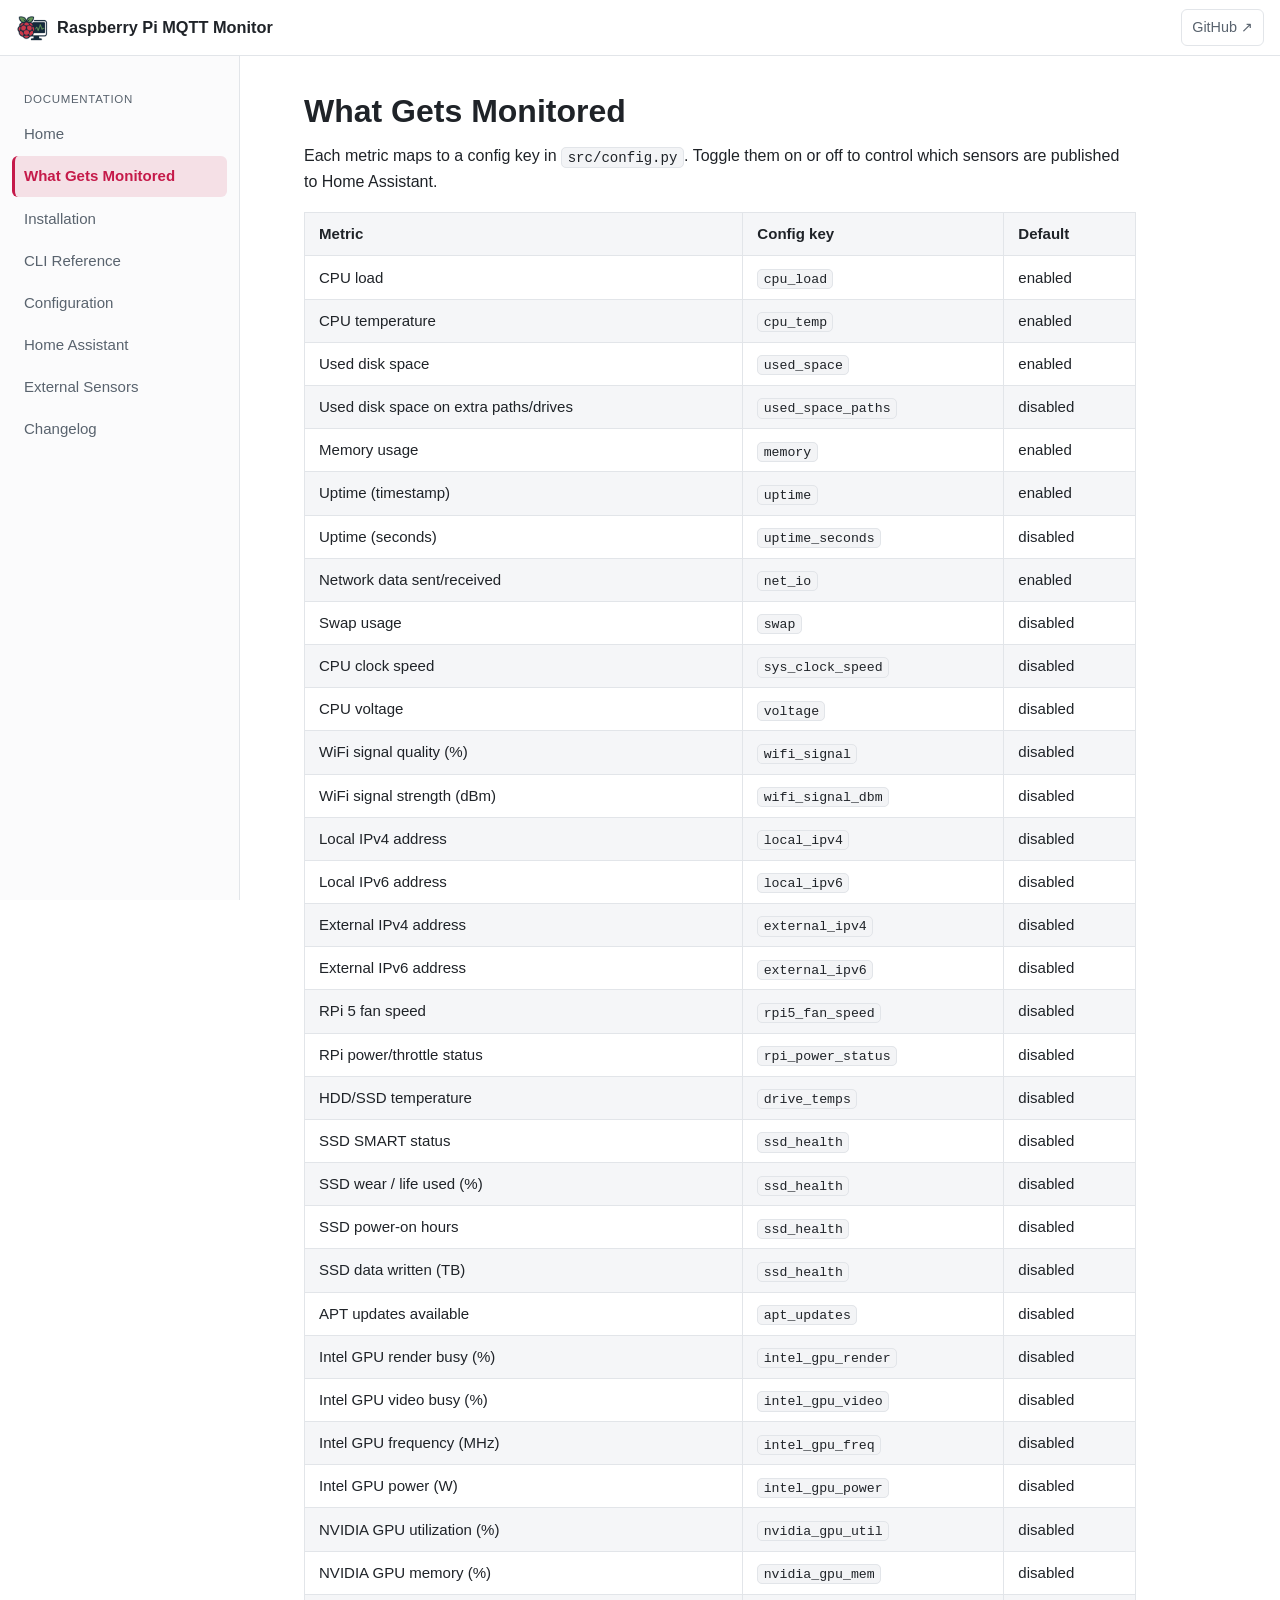
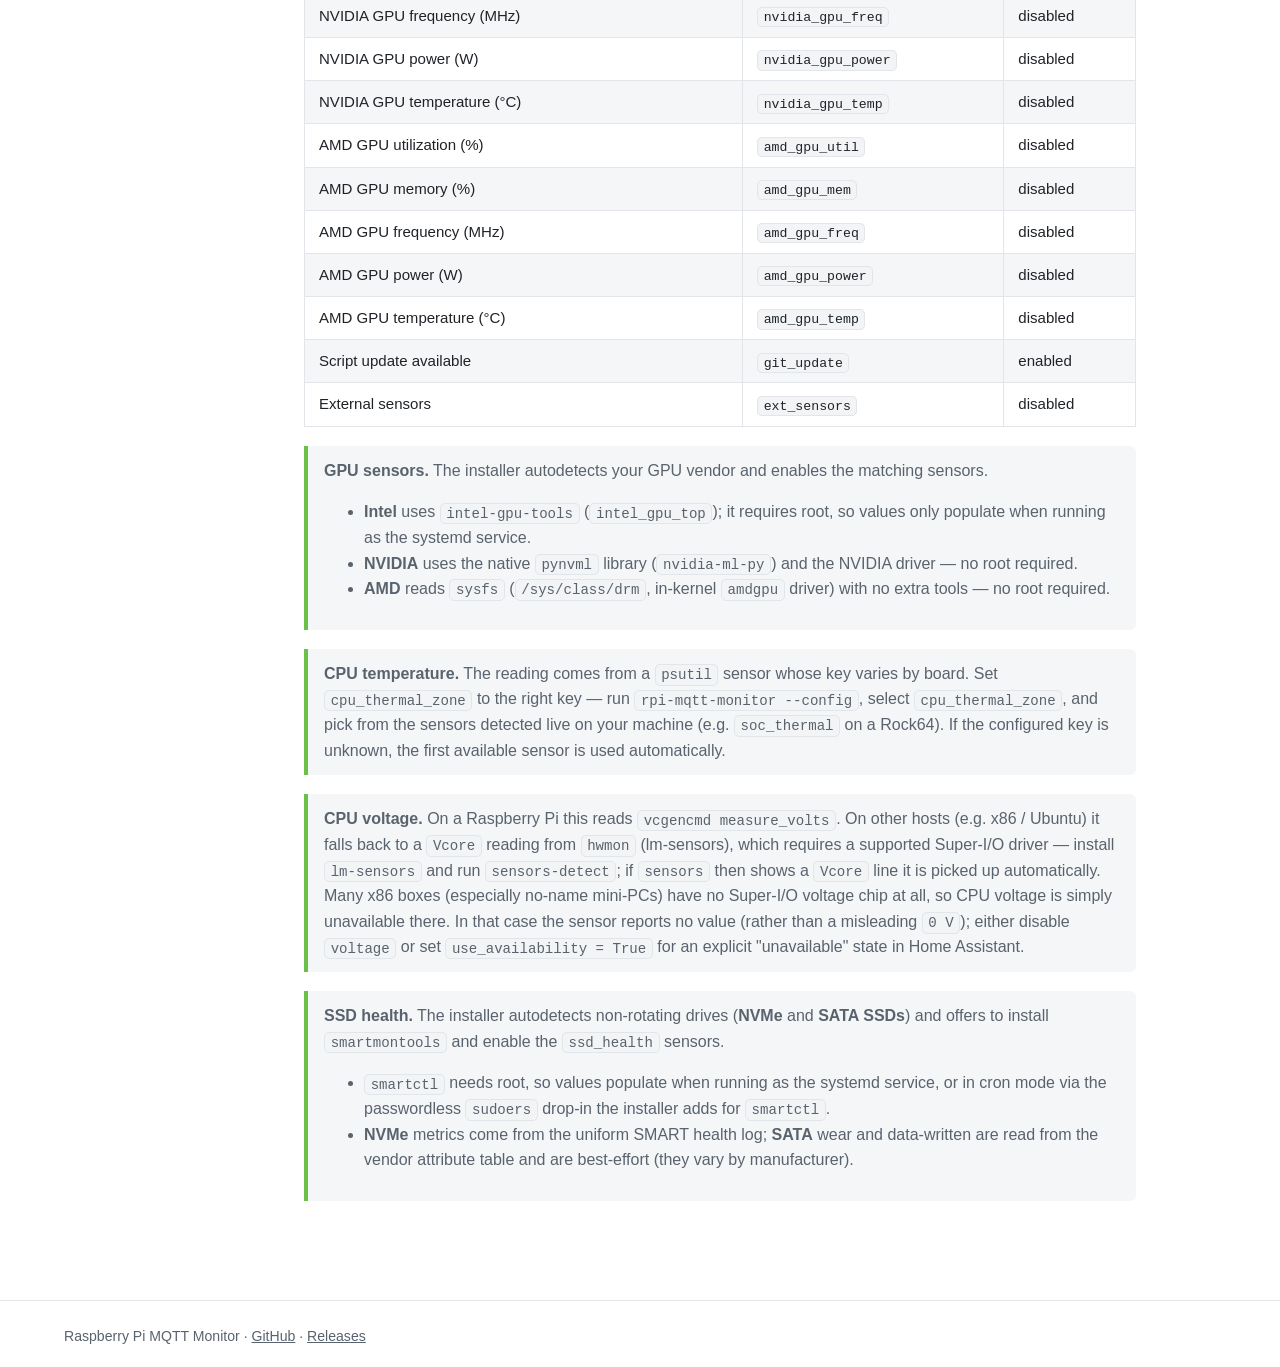
<file: docs/monitoring.html>
<!DOCTYPE html>
<html lang="en">
<head>
  <meta charset="UTF-8" />
  <meta name="viewport" content="width=device-width, initial-scale=1.0" />
  <title>What Gets Monitored · Raspberry Pi MQTT Monitor</title>
  <link rel="icon" type="image/png" href="images/logo_small.png" />
  <link rel="stylesheet" href="assets/styles.css" />
  <script src="assets/nav.js" defer></script>
  <script defer src="https://m.masoko.net/core-util" data-website-id="cea85e2c-c730-4118-afeb-ab506840b885"></script>
</head>
<body>
  <header class="site-header">
    <button class="hamburger" aria-label="Toggle navigation">☰</button>
    <a class="brand" href="index.html"><img class="brand-logo" src="images/logo_small.png" alt="" /> Raspberry Pi MQTT Monitor</a>
    <span class="spacer"></span>
    <a class="gh" href="https://github.com/hjelev/rpi-mqtt-monitor" target="_blank" rel="noopener">GitHub ↗</a>
  </header>

  <div class="layout">
    <aside class="sidebar">
      <nav>
        <div class="nav-title">Documentation</div>
        <a href="index.html">Home</a>
        <a href="monitoring.html" class="active">What Gets Monitored</a>
        <a href="installation.html">Installation</a>
        <a href="cli.html">CLI Reference</a>
        <a href="configuration.html">Configuration</a>
        <a href="home-assistant.html">Home Assistant</a>
        <a href="external-sensors.html">External Sensors</a>
        <a href="changelog.html">Changelog</a>
      </nav>
    </aside>
    <div class="backdrop"></div>

    <main class="content">
      <h1>What Gets Monitored</h1>
      <p>Each metric maps to a config key in <code>src/config.py</code>. Toggle them on or off to
        control which sensors are published to Home Assistant.</p>

      <table>
        <thead>
          <tr><th>Metric</th><th>Config key</th><th>Default</th></tr>
        </thead>
        <tbody>
          <tr><td>CPU load</td><td><code>cpu_load</code></td><td>enabled</td></tr>
          <tr><td>CPU temperature</td><td><code>cpu_temp</code></td><td>enabled</td></tr>
          <tr><td>Used disk space</td><td><code>used_space</code></td><td>enabled</td></tr>
          <tr><td>Used disk space on extra paths/drives</td><td><code>used_space_paths</code></td><td>disabled</td></tr>
          <tr><td>Memory usage</td><td><code>memory</code></td><td>enabled</td></tr>
          <tr><td>Uptime (timestamp)</td><td><code>uptime</code></td><td>enabled</td></tr>
          <tr><td>Uptime (seconds)</td><td><code>uptime_seconds</code></td><td>disabled</td></tr>
          <tr><td>Network data sent/received</td><td><code>net_io</code></td><td>enabled</td></tr>
          <tr><td>Swap usage</td><td><code>swap</code></td><td>disabled</td></tr>
          <tr><td>CPU clock speed</td><td><code>sys_clock_speed</code></td><td>disabled</td></tr>
          <tr><td>CPU voltage</td><td><code>voltage</code></td><td>disabled</td></tr>
          <tr><td>WiFi signal quality (%)</td><td><code>wifi_signal</code></td><td>disabled</td></tr>
          <tr><td>WiFi signal strength (dBm)</td><td><code>wifi_signal_dbm</code></td><td>disabled</td></tr>
          <tr><td>Local IPv4 address</td><td><code>local_ipv4</code></td><td>disabled</td></tr>
          <tr><td>Local IPv6 address</td><td><code>local_ipv6</code></td><td>disabled</td></tr>
          <tr><td>External IPv4 address</td><td><code>external_ipv4</code></td><td>disabled</td></tr>
          <tr><td>External IPv6 address</td><td><code>external_ipv6</code></td><td>disabled</td></tr>
          <tr><td>RPi 5 fan speed</td><td><code>rpi5_fan_speed</code></td><td>disabled</td></tr>
          <tr><td>RPi power/throttle status</td><td><code>rpi_power_status</code></td><td>disabled</td></tr>
          <tr><td>HDD/SSD temperature</td><td><code>drive_temps</code></td><td>disabled</td></tr>
          <tr><td>SSD SMART status</td><td><code>ssd_health</code></td><td>disabled</td></tr>
          <tr><td>SSD wear / life used (%)</td><td><code>ssd_health</code></td><td>disabled</td></tr>
          <tr><td>SSD power-on hours</td><td><code>ssd_health</code></td><td>disabled</td></tr>
          <tr><td>SSD data written (TB)</td><td><code>ssd_health</code></td><td>disabled</td></tr>
          <tr><td>APT updates available</td><td><code>apt_updates</code></td><td>disabled</td></tr>
          <tr><td>Intel GPU render busy (%)</td><td><code>intel_gpu_render</code></td><td>disabled</td></tr>
          <tr><td>Intel GPU video busy (%)</td><td><code>intel_gpu_video</code></td><td>disabled</td></tr>
          <tr><td>Intel GPU frequency (MHz)</td><td><code>intel_gpu_freq</code></td><td>disabled</td></tr>
          <tr><td>Intel GPU power (W)</td><td><code>intel_gpu_power</code></td><td>disabled</td></tr>
          <tr><td>NVIDIA GPU utilization (%)</td><td><code>nvidia_gpu_util</code></td><td>disabled</td></tr>
          <tr><td>NVIDIA GPU memory (%)</td><td><code>nvidia_gpu_mem</code></td><td>disabled</td></tr>
          <tr><td>NVIDIA GPU frequency (MHz)</td><td><code>nvidia_gpu_freq</code></td><td>disabled</td></tr>
          <tr><td>NVIDIA GPU power (W)</td><td><code>nvidia_gpu_power</code></td><td>disabled</td></tr>
          <tr><td>NVIDIA GPU temperature (°C)</td><td><code>nvidia_gpu_temp</code></td><td>disabled</td></tr>
          <tr><td>AMD GPU utilization (%)</td><td><code>amd_gpu_util</code></td><td>disabled</td></tr>
          <tr><td>AMD GPU memory (%)</td><td><code>amd_gpu_mem</code></td><td>disabled</td></tr>
          <tr><td>AMD GPU frequency (MHz)</td><td><code>amd_gpu_freq</code></td><td>disabled</td></tr>
          <tr><td>AMD GPU power (W)</td><td><code>amd_gpu_power</code></td><td>disabled</td></tr>
          <tr><td>AMD GPU temperature (°C)</td><td><code>amd_gpu_temp</code></td><td>disabled</td></tr>
          <tr><td>Script update available</td><td><code>git_update</code></td><td>enabled</td></tr>
          <tr><td>External sensors</td><td><code>ext_sensors</code></td><td>disabled</td></tr>
        </tbody>
      </table>

      <blockquote>
        <p><strong>GPU sensors.</strong> The installer autodetects your GPU vendor and enables the
          matching sensors.</p>
        <ul>
          <li><strong>Intel</strong> uses <code>intel-gpu-tools</code> (<code>intel_gpu_top</code>);
            it requires root, so values only populate when running as the systemd service.</li>
          <li><strong>NVIDIA</strong> uses the native <code>pynvml</code> library
            (<code>nvidia-ml-py</code>) and the NVIDIA driver — no root required.</li>
          <li><strong>AMD</strong> reads <code>sysfs</code> (<code>/sys/class/drm</code>, in-kernel
            <code>amdgpu</code> driver) with no extra tools — no root required.</li>
        </ul>
      </blockquote>

      <blockquote>
        <p><strong>CPU temperature.</strong> The reading comes from a <code>psutil</code> sensor whose key
          varies by board. Set <code>cpu_thermal_zone</code> to the right key — run
          <code>rpi-mqtt-monitor --config</code>, select <code>cpu_thermal_zone</code>, and pick from the
          sensors detected live on your machine (e.g. <code>soc_thermal</code> on a Rock64). If the
          configured key is unknown, the first available sensor is used automatically.</p>
      </blockquote>

      <blockquote>
        <p><strong>CPU voltage.</strong> On a Raspberry Pi this reads <code>vcgencmd measure_volts</code>.
          On other hosts (e.g. x86 / Ubuntu) it falls back to a <code>Vcore</code> reading from
          <code>hwmon</code> (lm-sensors), which requires a supported Super-I/O driver — install
          <code>lm-sensors</code> and run <code>sensors-detect</code>; if <code>sensors</code> then shows
          a <code>Vcore</code> line it is picked up automatically. Many x86 boxes (especially no-name
          mini-PCs) have no Super-I/O voltage chip at all, so CPU voltage is simply unavailable there.
          In that case the sensor reports no value (rather than a misleading <code>0&nbsp;V</code>);
          either disable <code>voltage</code> or set <code>use_availability = True</code> for an explicit
          "unavailable" state in Home Assistant.</p>
      </blockquote>

      <blockquote>
        <p><strong>SSD health.</strong> The installer autodetects non-rotating drives
          (<strong>NVMe</strong> and <strong>SATA SSDs</strong>) and offers to install
          <code>smartmontools</code> and enable the <code>ssd_health</code> sensors.</p>
        <ul>
          <li><code>smartctl</code> needs root, so values populate when running as the systemd
            service, or in cron mode via the passwordless <code>sudoers</code> drop-in the installer
            adds for <code>smartctl</code>.</li>
          <li><strong>NVMe</strong> metrics come from the uniform SMART health log; <strong>SATA</strong>
            wear and data-written are read from the vendor attribute table and are best-effort
            (they vary by manufacturer).</li>
        </ul>
      </blockquote>
    </main>
  </div>

  <footer class="site-footer">
    Raspberry Pi MQTT Monitor ·
    <a href="https://github.com/hjelev/rpi-mqtt-monitor" target="_blank" rel="noopener">GitHub</a> ·
    <a href="https://github.com/hjelev/rpi-mqtt-monitor/releases" target="_blank" rel="noopener">Releases</a>
  </footer>
</body>
</html>
</file>
<file: docs/assets/styles.css>
/* Raspberry Pi MQTT Monitor — docs site
   Plain CSS, auto light/dark via prefers-color-scheme. No external dependencies. */

:root {
  --accent: #c51a4a;          /* Raspberry Pi red */
  --accent-2: #6cc04a;        /* Raspberry Pi green */
  --bg: #ffffff;
  --bg-soft: #f5f6f8;
  --bg-code: #f3f4f6;
  --sidebar-bg: #fbfbfc;
  --text: #1f2328;
  --text-soft: #59636e;
  --border: #e2e5e9;
  --link: #c51a4a;
  --shadow: 0 1px 3px rgba(0, 0, 0, 0.08);
}

@media (prefers-color-scheme: dark) {
  :root {
    --accent: #ff5277;
    --accent-2: #7bd354;
    --bg: #0d1117;
    --bg-soft: #161b22;
    --bg-code: #161b22;
    --sidebar-bg: #0f141b;
    --text: #e6edf3;
    --text-soft: #9198a1;
    --border: #2a313a;
    --link: #ff7596;
    --shadow: 0 1px 3px rgba(0, 0, 0, 0.5);
  }
}

* { box-sizing: border-box; }

html { scroll-behavior: smooth; }

body {
  margin: 0;
  font-family: -apple-system, BlinkMacSystemFont, "Segoe UI", Roboto, Helvetica, Arial,
    sans-serif, "Apple Color Emoji", "Segoe UI Emoji";
  font-size: 16px;
  line-height: 1.6;
  color: var(--text);
  background: var(--bg);
  -webkit-font-smoothing: antialiased;
}

/* ── Header ─────────────────────────────────────────── */
.site-header {
  position: sticky;
  top: 0;
  z-index: 30;
  display: flex;
  align-items: center;
  gap: 12px;
  height: 56px;
  padding: 0 16px;
  background: var(--bg);
  border-bottom: 1px solid var(--border);
}
.site-header .brand {
  font-weight: 700;
  color: var(--text);
  text-decoration: none;
  font-size: 1.02rem;
  display: flex;
  align-items: center;
  gap: 8px;
}
.site-header .brand .brand-logo { height: 28px; width: auto; display: block; }
h1 .h1-logo { height: 1.4em; width: auto; vertical-align: -0.3em; margin-right: 0.35em; }
.site-header .spacer { flex: 1; }
.site-header a.gh {
  color: var(--text-soft);
  text-decoration: none;
  font-size: 0.9rem;
  padding: 6px 10px;
  border: 1px solid var(--border);
  border-radius: 6px;
}
.site-header a.gh:hover { color: var(--text); border-color: var(--accent); }

.hamburger {
  display: none;
  background: none;
  border: 1px solid var(--border);
  border-radius: 6px;
  color: var(--text);
  width: 38px;
  height: 34px;
  font-size: 1.1rem;
  cursor: pointer;
}

/* ── Layout ─────────────────────────────────────────── */
.layout { display: flex; align-items: flex-start; }

.sidebar {
  flex: 0 0 240px;
  position: sticky;
  top: 56px;
  align-self: flex-start;
  height: calc(100vh - 56px);
  overflow-y: auto;
  background: var(--sidebar-bg);
  border-right: 1px solid var(--border);
  padding: 20px 12px;
}
.sidebar nav a {
  display: block;
  padding: 8px 12px;
  margin: 2px 0;
  border-radius: 6px;
  color: var(--text-soft);
  text-decoration: none;
  font-size: 0.94rem;
}
.sidebar nav a:hover { background: var(--bg-soft); color: var(--text); }
.sidebar nav a.active {
  background: color-mix(in srgb, var(--accent) 12%, transparent);
  color: var(--accent);
  font-weight: 600;
  border-left: 3px solid var(--accent);
  padding-left: 9px;
}
.sidebar .nav-title {
  font-size: 0.72rem;
  text-transform: uppercase;
  letter-spacing: 0.06em;
  color: var(--text-soft);
  padding: 14px 12px 4px;
}

.content {
  flex: 1 1 auto;
  min-width: 0;
  padding: 36px clamp(20px, 5vw, 64px) 80px;
  max-width: 960px;
}

/* ── Typography & elements ──────────────────────────── */
h1 { font-size: 2rem; margin: 0 0 0.4em; line-height: 1.2; }
h2 {
  font-size: 1.4rem;
  margin: 1.8em 0 0.6em;
  padding-bottom: 0.3em;
  border-bottom: 1px solid var(--border);
}
h3 { font-size: 1.12rem; margin: 1.5em 0 0.5em; }
p { margin: 0.7em 0; }
a { color: var(--link); }

.lead { font-size: 1.15rem; color: var(--text-soft); }

code {
  font-family: ui-monospace, SFMono-Regular, "SF Mono", Menlo, Consolas, monospace;
  font-size: 0.88em;
  background: var(--bg-code);
  border: 1px solid var(--border);
  border-radius: 5px;
  padding: 0.12em 0.4em;
}
pre {
  background: var(--bg-code);
  border: 1px solid var(--border);
  border-radius: 8px;
  padding: 16px;
  overflow-x: auto;
  line-height: 1.5;
}
pre code { background: none; border: none; padding: 0; font-size: 0.86rem; }

/* Code block with GitHub-style copy button */
.codeblock { position: relative; margin: 1.2em 0; }
.codeblock pre { margin: 0; padding-right: 52px; }
.codeblock.wrap pre {
  white-space: pre-wrap;
  word-break: break-all;
  overflow-x: visible;
}
.copy-btn {
  position: absolute;
  top: 8px;
  right: 8px;
  display: inline-flex;
  align-items: center;
  justify-content: center;
  width: 32px;
  height: 32px;
  padding: 0;
  background: var(--bg);
  border: 1px solid var(--border);
  border-radius: 6px;
  color: var(--text-soft);
  cursor: pointer;
  opacity: 0.6;
  transition: opacity 0.15s, color 0.15s, border-color 0.15s, background 0.15s;
}
.codeblock:hover .copy-btn,
.copy-btn:focus-visible { opacity: 1; }
.copy-btn:hover { color: var(--accent); border-color: var(--accent); }
.copy-btn.copied { color: var(--accent-2); border-color: var(--accent-2); opacity: 1; }
.copy-btn svg { width: 16px; height: 16px; fill: currentColor; }

blockquote {
  margin: 1.2em 0;
  padding: 12px 16px;
  background: var(--bg-soft);
  border-left: 4px solid var(--accent-2);
  border-radius: 0 6px 6px 0;
  color: var(--text-soft);
}
blockquote p { margin: 0; }

table {
  width: 100%;
  border-collapse: collapse;
  margin: 1.2em 0;
  font-size: 0.94rem;
}
th, td {
  text-align: left;
  padding: 9px 14px;
  border: 1px solid var(--border);
}
thead th { background: var(--bg-soft); }
tbody tr:nth-child(even) { background: var(--bg-soft); }

img { max-width: 100%; height: auto; border-radius: 8px; }
figure { margin: 1.5em 0; text-align: center; }

hr { border: none; border-top: 1px solid var(--border); margin: 2em 0; }

/* ── Hero / home ────────────────────────────────────── */
.hero { text-align: center; margin-bottom: 2em; }
.hero img { box-shadow: var(--shadow); }
.badges { display: flex; flex-wrap: wrap; gap: 6px; justify-content: center; margin: 1em 0; }
.badges img { border-radius: 3px; }

.btn {
  display: inline-block;
  background: var(--accent);
  color: #fff;
  text-decoration: none;
  padding: 10px 20px;
  border-radius: 8px;
  font-weight: 600;
  border: 1px solid var(--accent);
}
.btn:hover { filter: brightness(1.08); }
.btn.secondary { background: transparent; color: var(--accent); }

.cta-row { display: flex; flex-wrap: wrap; gap: 12px; margin: 1.4em 0; }

/* feature + link cards */
.cards { display: grid; grid-template-columns: repeat(auto-fit, minmax(240px, 1fr)); gap: 16px; margin: 1.5em 0; }
.card {
  display: block;
  border: 1px solid var(--border);
  border-radius: 10px;
  padding: 18px 20px;
  background: var(--bg);
  text-decoration: none;
  color: var(--text);
  box-shadow: var(--shadow);
}
a.card:hover { border-color: var(--accent); transform: translateY(-2px); transition: 0.15s; }
.card h3 { margin: 0 0 6px; color: var(--accent); }
.card p { margin: 0; color: var(--text-soft); font-size: 0.92rem; }

.feature-list { list-style: none; padding: 0; }
.feature-list li { padding: 8px 0 8px 28px; position: relative; }
.feature-list li::before {
  content: "✓";
  position: absolute;
  left: 0;
  color: var(--accent-2);
  font-weight: 700;
}

/* ── Footer ─────────────────────────────────────────── */
.site-footer {
  border-top: 1px solid var(--border);
  padding: 24px clamp(20px, 5vw, 64px);
  color: var(--text-soft);
  font-size: 0.88rem;
}
.site-footer a { color: var(--text-soft); }

/* backdrop for mobile drawer */
.backdrop {
  display: none;
  position: fixed;
  inset: 56px 0 0 0;
  background: rgba(0, 0, 0, 0.4);
  z-index: 19;
}

/* ── Responsive ─────────────────────────────────────── */
@media (max-width: 900px) {
  .hamburger { display: inline-block; }
  .sidebar {
    position: fixed;
    top: 56px;
    left: 0;
    z-index: 20;
    width: 260px;
    height: calc(100vh - 56px);
    transform: translateX(-100%);
    transition: transform 0.2s ease;
  }
  .sidebar.open { transform: translateX(0); box-shadow: var(--shadow); }
  .backdrop.show { display: block; }
  .content { padding-top: 24px; }
}
</file>
